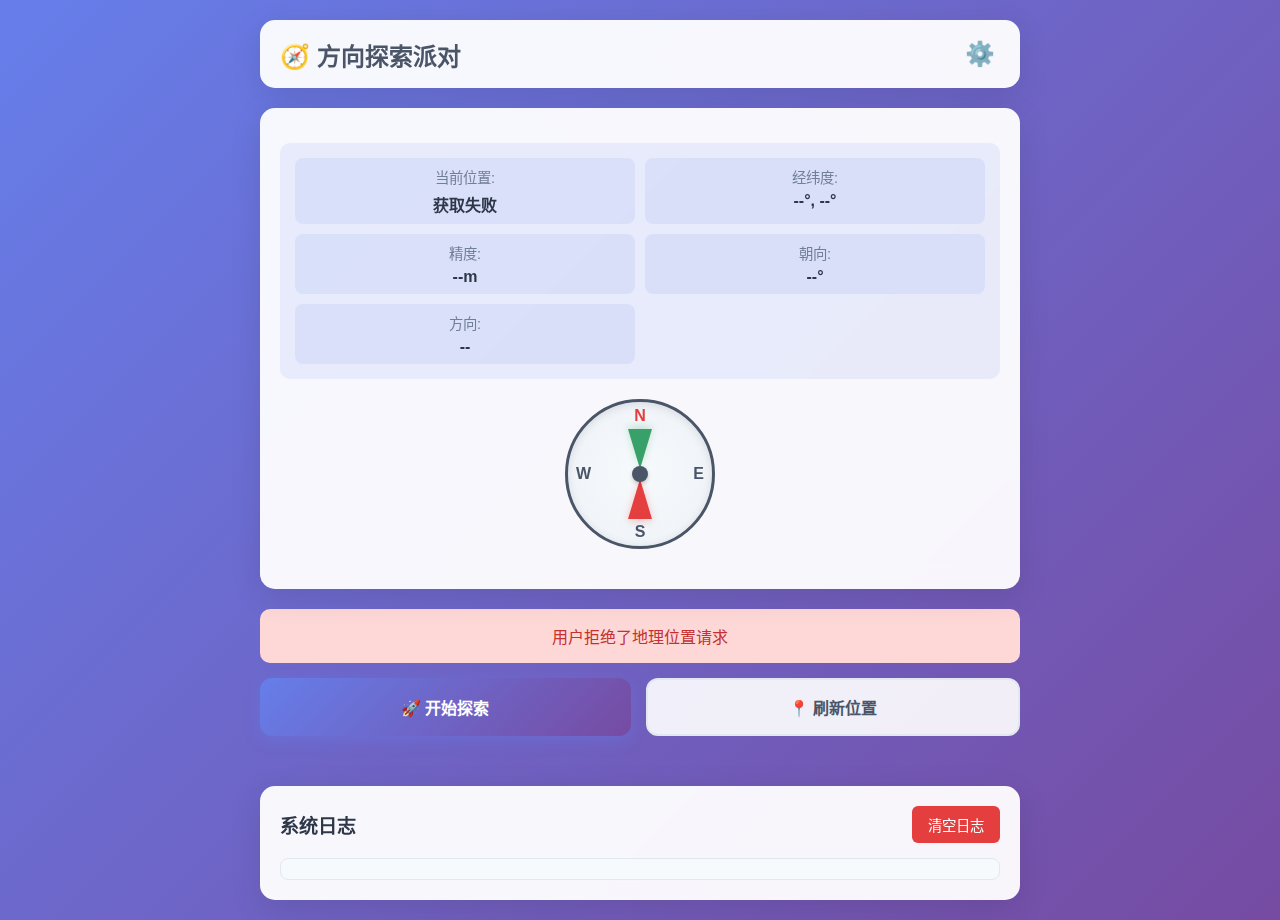
<file: index.html>
<!DOCTYPE html>
<html lang="zh-CN">
<head>
    <meta charset="UTF-8">
    <meta name="viewport" content="width=device-width, initial-scale=1.0">
    <title>方向探索派对智能工具</title>
    <link rel="stylesheet" href="styles.css">
</head>
<body>
    <div class="app-container">
        <!-- 头部导航 -->
        <header class="header">
            <h1>🧭 方向探索派对</h1>
            <button class="settings-btn" onclick="toggleSettings()">⚙️</button>
        </header>

        <!-- 设置面板 -->
        <div class="settings-panel" id="settingsPanel">
            <div class="setting-group">
                <label>目标距离:</label>
                <select id="segmentDistance" onchange="updateSettings()">
                    <option value="5">5km</option>
                    <option value="10" selected>10km</option>
                    <option value="15">15km</option>
                    <option value="20">20km</option>
                </select>
            </div>
            <div class="setting-group">
                <label>模式:</label>
                <select id="timeMode" onchange="updateSettings()">
                    <option value="present" selected>现代模式</option>
                    <option value="past">古代模式</option>
                </select>
            </div>

            <div class="setting-group">
                <label>速度 (km/h):</label>
                <input type="number" id="speed" value="120" min="1" max="1000" onchange="updateSettings()">
            </div>
        </div>

        <!-- 状态显示区 -->
        <div class="status-section">
            <div class="location-info">
                <div class="current-location">
                    <span class="label">当前位置:</span>
                    <span id="currentLocation">获取中...</span>
                </div>
                <div class="coordinates-info">
                    <span class="label">经纬度:</span>
                    <span id="coordinates">--°, --°</span>
                </div>
                <div class="accuracy-info">
                    <span class="label">精度:</span>
                    <span id="accuracy">--m</span>
                </div>
                <div class="compass-info">
                    <span class="label">朝向:</span>
                    <span id="compassDirection">--°</span>
                </div>
                <div class="direction-text">
                    <span class="label">方向:</span>
                    <span id="directionText">--</span>
                </div>
            </div>
            
            <!-- 指南针显示 -->
            <div class="compass-container">
                <div class="compass" id="compass">
                    <div class="compass-needle" id="compassNeedle">
                        <div class="needle-diamond">
                            <div class="needle-north"></div>
                            <div class="needle-south"></div>
                        </div>
                    </div>
                    <div class="compass-center"></div>
                    <div class="compass-directions">
                        <div class="direction north">N</div>
                        <div class="direction east">E</div>
                        <div class="direction south">S</div>
                        <div class="direction west">W</div>
                    </div>
                </div>
            </div>
        </div>

        <!-- 控制按钮 -->
        <div class="controls">
            <button class="explore-btn" id="exploreBtn" onclick="startExploration()">
                🚀 开始探索
            </button>
            <button class="refresh-btn" onclick="refreshLocation()">
                📍 刷新位置
            </button>
        </div>

        <!-- 地点卡片容器 -->
        <div class="places-container" id="placesContainer">
            <!-- 地点卡片将在这里动态生成 -->
        </div>

        <!-- 加载指示器 -->
        <div class="loading" id="loading" style="display: none;">
            <div class="spinner"></div>
            <p>正在计算路径...</p>
        </div>

        <!-- 日志显示区 -->
        <div class="log-section">
            <div class="log-header">
                <h3>系统日志</h3>
                <button class="clear-log-btn" onclick="clearLogs()">清空日志</button>
            </div>
            <div class="log-container" id="logContainer">
                <!-- 日志信息将在这里显示 -->
            </div>
        </div>
    </div>

    <script src="app.js"></script>
</body>
</html>
</file>
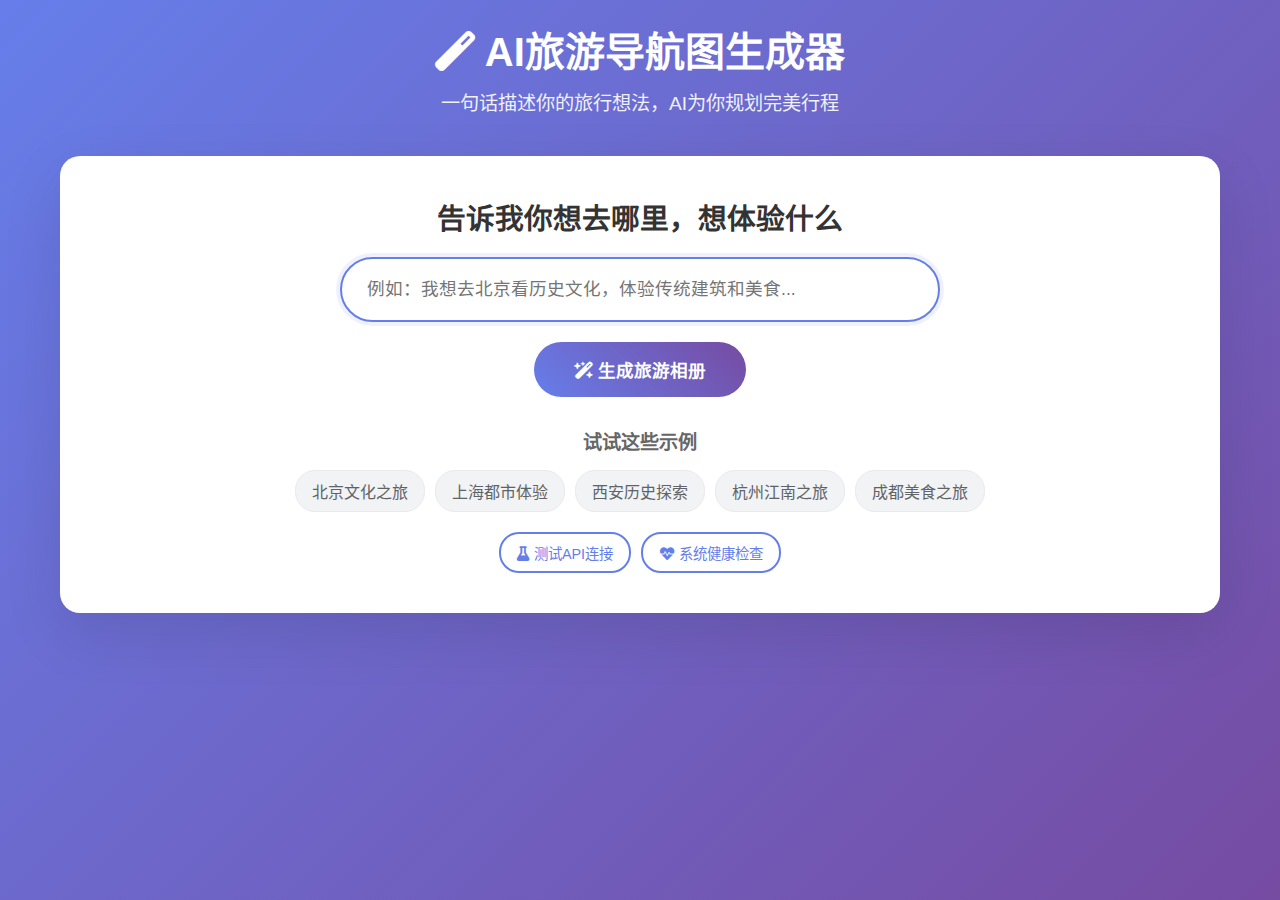
<file: album_generator.html>
<!DOCTYPE html>
<html lang="zh-CN">
<head>
    <meta charset="UTF-8">
    <meta name="viewport" content="width=device-width, initial-scale=1.0">
    <title>一句话生成旅游导航图 - AI智能旅游规划</title>
    <link href="https://cdnjs.cloudflare.com/ajax/libs/font-awesome/6.0.0/css/all.min.css" rel="stylesheet">
    <style>
        * {
            margin: 0;
            padding: 0;
            box-sizing: border-box;
        }

        body {
            font-family: -apple-system, BlinkMacSystemFont, 'Segoe UI', Roboto, 'Helvetica Neue', Arial, sans-serif;
            background: linear-gradient(135deg, #667eea 0%, #764ba2 100%);
            min-height: 100vh;
            color: #333;
        }

        .container {
            max-width: 1200px;
            margin: 0 auto;
            padding: 20px;
        }

        .header {
            text-align: center;
            color: white;
            margin-bottom: 40px;
        }

        .header h1 {
            font-size: 2.5em;
            margin-bottom: 10px;
            font-weight: 700;
        }

        .header p {
            font-size: 1.2em;
            opacity: 0.9;
        }

        .main-card {
            background: white;
            border-radius: 20px;
            box-shadow: 0 20px 60px rgba(0, 0, 0, 0.1);
            overflow: hidden;
            margin-bottom: 30px;
        }

        .input-section {
            padding: 40px;
            text-align: center;
        }

        .input-section h2 {
            font-size: 1.8em;
            margin-bottom: 20px;
            color: #333;
        }

        .input-container {
            position: relative;
            max-width: 600px;
            margin: 0 auto;
        }

        .prompt-input {
            width: 100%;
            padding: 20px 25px;
            font-size: 1.1em;
            border: 2px solid #e1e8ed;
            border-radius: 50px;
            outline: none;
            transition: all 0.3s ease;
            background: #f8f9fa;
        }

        .prompt-input:focus {
            border-color: #667eea;
            background: white;
            box-shadow: 0 0 0 4px rgba(102, 126, 234, 0.1);
        }

        .generate-btn {
            background: linear-gradient(45deg, #667eea, #764ba2);
            color: white;
            border: none;
            padding: 15px 40px;
            font-size: 1.1em;
            border-radius: 50px;
            cursor: pointer;
            margin-top: 20px;
            transition: all 0.3s ease;
            font-weight: 600;
        }

        .generate-btn:hover:not(:disabled) {
            transform: translateY(-2px);
            box-shadow: 0 10px 30px rgba(102, 126, 234, 0.3);
        }

        .generate-btn:disabled {
            opacity: 0.6;
            cursor: not-allowed;
        }

        .loading {
            display: none;
            margin-top: 20px;
        }

        .loading.active {
            display: block;
        }

        .spinner {
            display: inline-block;
            width: 30px;
            height: 30px;
            border: 3px solid #f3f3f3;
            border-top: 3px solid #667eea;
            border-radius: 50%;
            animation: spin 1s linear infinite;
            margin-right: 10px;
        }

        @keyframes spin {
            0% { transform: rotate(0deg); }
            100% { transform: rotate(360deg); }
        }

        .examples {
            margin-top: 30px;
            text-align: left;
        }

        .examples h3 {
            font-size: 1.2em;
            margin-bottom: 15px;
            color: #666;
            text-align: center;
        }

        .example-tags {
            display: flex;
            flex-wrap: wrap;
            gap: 10px;
            justify-content: center;
        }

        .example-tag {
            background: #f1f3f4;
            color: #5f6368;
            padding: 8px 16px;
            border-radius: 20px;
            cursor: pointer;
            transition: all 0.3s ease;
            border: 1px solid #e8eaed;
        }

        .example-tag:hover {
            background: #667eea;
            color: white;
            transform: translateY(-1px);
        }

        .result-section {
            display: none;
            padding: 40px;
            border-top: 1px solid #eee;
        }

        .result-section.active {
            display: block;
        }

        .album-header {
            text-align: center;
            margin-bottom: 30px;
        }

        .album-title {
            font-size: 2em;
            color: #333;
            margin-bottom: 10px;
        }

        .album-description {
            font-size: 1.1em;
            color: #666;
            line-height: 1.6;
        }

        .album-meta {
            display: flex;
            justify-content: center;
            gap: 30px;
            margin-top: 20px;
            flex-wrap: wrap;
        }

        .meta-item {
            display: flex;
            align-items: center;
            gap: 8px;
            color: #666;
        }

        .attractions-grid {
            display: grid;
            grid-template-columns: repeat(auto-fit, minmax(350px, 1fr));
            gap: 25px;
            margin-top: 30px;
        }

        .attraction-card {
            background: white;
            border-radius: 15px;
            overflow: hidden;
            box-shadow: 0 8px 25px rgba(0, 0, 0, 0.1);
            transition: all 0.3s ease;
            border: 1px solid #f0f0f0;
        }

        .attraction-card:hover {
            transform: translateY(-5px);
            box-shadow: 0 15px 40px rgba(0, 0, 0, 0.15);
        }

        .attraction-image {
            width: 100%;
            height: 200px;
            object-fit: cover;
            background: linear-gradient(45deg, #f0f0f0, #e0e0e0);
        }

        .attraction-content {
            padding: 20px;
        }

        .attraction-name {
            font-size: 1.3em;
            font-weight: 600;
            color: #333;
            margin-bottom: 8px;
        }

        .attraction-category {
            display: inline-block;
            background: #667eea;
            color: white;
            padding: 4px 12px;
            border-radius: 15px;
            font-size: 0.9em;
            margin-bottom: 15px;
        }

        .attraction-description {
            color: #666;
            line-height: 1.6;
            margin-bottom: 15px;
            display: -webkit-box;
            -webkit-line-clamp: 3;
            -webkit-box-orient: vertical;
            overflow: hidden;
        }

        .attraction-details {
            border-top: 1px solid #f0f0f0;
            padding-top: 15px;
            margin-top: 15px;
        }

        .detail-row {
            display: flex;
            justify-content: space-between;
            margin-bottom: 8px;
            font-size: 0.9em;
        }

        .detail-label {
            color: #888;
            font-weight: 500;
        }

        .detail-value {
            color: #333;
        }

        .actions {
            display: flex;
            gap: 15px;
            margin-top: 30px;
            justify-content: center;
        }

        .action-btn {
            padding: 12px 25px;
            border: none;
            border-radius: 25px;
            cursor: pointer;
            font-size: 1em;
            font-weight: 500;
            transition: all 0.3s ease;
        }

        .btn-primary {
            background: #667eea;
            color: white;
        }

        .btn-secondary {
            background: white;
            color: #667eea;
            border: 2px solid #667eea;
        }

        .action-btn:hover {
            transform: translateY(-2px);
            box-shadow: 0 8px 20px rgba(0, 0, 0, 0.15);
        }

        .error-message {
            background: #fee;
            color: #c33;
            padding: 15px;
            border-radius: 10px;
            margin-top: 20px;
            border: 1px solid #fcc;
            text-align: center;
        }

        .success-message {
            background: #efe;
            color: #363;
            padding: 15px;
            border-radius: 10px;
            margin-top: 20px;
            border: 1px solid #cfc;
            text-align: center;
        }

        @media (max-width: 768px) {
            .container {
                padding: 10px;
            }

            .header h1 {
                font-size: 2em;
            }

            .input-section {
                padding: 30px 20px;
            }

            .attractions-grid {
                grid-template-columns: 1fr;
            }

            .album-meta {
                flex-direction: column;
                gap: 15px;
            }
        }

        .processing-steps {
            display: none;
            margin-top: 20px;
            text-align: left;
        }

        .processing-steps.active {
            display: block;
        }

        .step {
            display: flex;
            align-items: center;
            margin-bottom: 10px;
            padding: 10px;
            border-radius: 8px;
            transition: all 0.3s ease;
        }

        .step.active {
            background: #f0f4ff;
            color: #667eea;
        }

        .step.completed {
            background: #f0fff4;
            color: #22c55e;
        }

        .step-icon {
            margin-right: 10px;
            width: 20px;
            text-align: center;
        }

        .quick-actions {
            display: flex;
            gap: 10px;
            margin-top: 20px;
            justify-content: center;
            flex-wrap: wrap;
        }

        .quick-btn {
            background: white;
            color: #667eea;
            border: 2px solid #667eea;
            padding: 8px 16px;
            border-radius: 20px;
            cursor: pointer;
            font-size: 0.9em;
            transition: all 0.3s ease;
        }

        .quick-btn:hover {
            background: #667eea;
            color: white;
        }
    </style>
</head>
<body>
    <div class="container">
        <div class="header">
            <h1><i class="fas fa-magic"></i> AI旅游导航图生成器</h1>
            <p>一句话描述你的旅行想法，AI为你规划完美行程</p>
        </div>

        <div class="main-card">
            <div class="input-section">
                <h2>告诉我你想去哪里，想体验什么</h2>
                <div class="input-container">
                    <input 
                        type="text" 
                        class="prompt-input" 
                        id="userPrompt" 
                        placeholder="例如：我想去北京看历史文化，体验传统建筑和美食..."
                        maxlength="200"
                    >
                    <button class="generate-btn" id="generateBtn">
                        <i class="fas fa-wand-magic-sparkles"></i> 生成旅游相册
                    </button>
                    
                    <div class="loading" id="loading">
                        <div class="spinner"></div>
                        <span>AI正在为您规划行程...</span>
                    </div>

                    <div class="processing-steps" id="processingSteps">
                        <div class="step" id="step1">
                            <div class="step-icon"><i class="fas fa-search"></i></div>
                            <span>需求分析师正在分析您的需求...</span>
                        </div>
                        <div class="step" id="step2">
                            <div class="step-icon"><i class="fas fa-map-marked-alt"></i></div>
                            <span>景点搜索专家正在寻找匹配的景点...</span>
                        </div>
                        <div class="step" id="step3">
                            <div class="step-icon"><i class="fas fa-pen-fancy"></i></div>
                            <span>内容创作者正在生成详细介绍...</span>
                        </div>
                        <div class="step" id="step4">
                            <div class="step-icon"><i class="fas fa-images"></i></div>
                            <span>媒体管理员正在获取图片资源...</span>
                        </div>
                        <div class="step" id="step5">
                            <div class="step-icon"><i class="fas fa-book"></i></div>
                            <span>相册组织者正在整理最终相册...</span>
                        </div>
                    </div>
                </div>

                <div class="examples">
                    <h3>试试这些示例</h3>
                    <div class="example-tags">
                        <div class="example-tag" onclick="fillExample('我想去北京体验传统文化，看故宫、长城，品尝老北京美食')">北京文化之旅</div>
                        <div class="example-tag" onclick="fillExample('想去上海感受现代都市魅力，看外滩夜景，逛南京路')">上海都市体验</div>
                        <div class="example-tag" onclick="fillExample('计划去西安探索古代历史，参观兵马俑、大雁塔，体验古城文化')">西安历史探索</div>
                        <div class="example-tag" onclick="fillExample('想去杭州享受江南风情，游西湖、品龙井茶，体验园林美景')">杭州江南之旅</div>
                        <div class="example-tag" onclick="fillExample('去成都品尝美食文化，看大熊猫，体验休闲慢生活')">成都美食之旅</div>
                    </div>
                </div>

                <div class="quick-actions">
                    <button class="quick-btn" onclick="testAPI()">
                        <i class="fas fa-flask"></i> 测试API连接
                    </button>
                    <button class="quick-btn" onclick="checkHealth()">
                        <i class="fas fa-heartbeat"></i> 系统健康检查
                    </button>
                </div>
            </div>

            <div class="result-section" id="resultSection">
                <div class="album-header">
                    <div class="album-title" id="albumTitle"></div>
                    <div class="album-description" id="albumDescription"></div>
                    <div class="album-meta" id="albumMeta"></div>
                </div>

                <div class="attractions-grid" id="attractionsGrid"></div>

                <div class="actions">
                    <button class="action-btn btn-primary" onclick="saveAlbum()">
                        <i class="fas fa-save"></i> 保存相册
                    </button>
                    <button class="action-btn btn-secondary" onclick="shareAlbum()">
                        <i class="fas fa-share"></i> 分享相册
                    </button>
                    <button class="action-btn btn-secondary" onclick="generateNew()">
                        <i class="fas fa-refresh"></i> 重新生成
                    </button>
                </div>
            </div>
        </div>

        <div id="messageArea"></div>
    </div>

    <script>
        let currentAlbum = null;
        let userId = null;

        // 获取API基础URL
        async function getAPIBaseURL() {
            try {
                const response = await fetch('/api/config/environment');
                const config = await response.json();
                return config.success ? config.api_base_url : 'http://localhost:8001';
            } catch (error) {
                console.error('获取API配置失败:', error);
                return 'http://localhost:8001';
            }
        }

        // 填充示例
        function fillExample(text) {
            document.getElementById('userPrompt').value = text;
        }

        // 生成用户ID
        function generateUserId() {
            if (!userId) {
                userId = 'user_' + Math.random().toString(36).substr(2, 9);
            }
            return userId;
        }

        // 显示消息
        function showMessage(message, type = 'info') {
            const messageArea = document.getElementById('messageArea');
            const messageDiv = document.createElement('div');
            messageDiv.className = type === 'error' ? 'error-message' : 'success-message';
            messageDiv.innerHTML = `<i class="fas fa-${type === 'error' ? 'exclamation-circle' : 'check-circle'}"></i> ${message}`;
            
            messageArea.appendChild(messageDiv);
            
            setTimeout(() => {
                messageDiv.remove();
            }, 5000);
        }

        // 模拟处理步骤
        function simulateProcessingSteps() {
            const steps = ['step1', 'step2', 'step3', 'step4', 'step5'];
            let currentStep = 0;

            const interval = setInterval(() => {
                if (currentStep > 0) {
                    document.getElementById(steps[currentStep - 1]).classList.remove('active');
                    document.getElementById(steps[currentStep - 1]).classList.add('completed');
                }
                
                if (currentStep < steps.length) {
                    document.getElementById(steps[currentStep]).classList.add('active');
                    currentStep++;
                } else {
                    clearInterval(interval);
                    // 最后一步完成
                    document.getElementById(steps[steps.length - 1]).classList.remove('active');
                    document.getElementById(steps[steps.length - 1]).classList.add('completed');
                }
            }, 2000);

            return interval;
        }

        // 重置处理步骤
        function resetProcessingSteps() {
            const steps = ['step1', 'step2', 'step3', 'step4', 'step5'];
            steps.forEach(stepId => {
                const step = document.getElementById(stepId);
                step.classList.remove('active', 'completed');
            });
        }

        // 生成相册
        async function generateAlbum() {
            const userPrompt = document.getElementById('userPrompt').value.trim();
            
            if (!userPrompt) {
                showMessage('请输入您的旅行想法', 'error');
                return;
            }

            const generateBtn = document.getElementById('generateBtn');
            const loading = document.getElementById('loading');
            const processingSteps = document.getElementById('processingSteps');
            const resultSection = document.getElementById('resultSection');

            // 显示加载状态
            generateBtn.disabled = true;
            loading.classList.add('active');
            processingSteps.classList.add('active');
            resultSection.classList.remove('active');
            resetProcessingSteps();

            // 开始模拟处理步骤
            const stepInterval = simulateProcessingSteps();

            try {
                const apiBaseURL = await getAPIBaseURL();
                const response = await fetch(`${apiBaseURL}/api/generate-album`, {
                    method: 'POST',
                    headers: {
                        'Content-Type': 'application/json',
                    },
                    body: JSON.stringify({
                        user_prompt: userPrompt,
                        user_id: generateUserId(),
                        language: 'zh-CN'
                    })
                });

                const result = await response.json();

                if (result.success && result.album) {
                    currentAlbum = result.album;
                    displayAlbum(result.album);
                    showMessage('相册生成成功！', 'success');
                } else {
                    throw new Error(result.error || '生成失败');
                }

            } catch (error) {
                console.error('生成相册失败:', error);
                showMessage(`生成失败: ${error.message}`, 'error');
            } finally {
                // 清理加载状态
                clearInterval(stepInterval);
                generateBtn.disabled = false;
                loading.classList.remove('active');
                processingSteps.classList.remove('active');
                
                // 完成所有步骤
                setTimeout(() => {
                    const steps = ['step1', 'step2', 'step3', 'step4', 'step5'];
                    steps.forEach(stepId => {
                        const step = document.getElementById(stepId);
                        step.classList.remove('active');
                        step.classList.add('completed');
                    });
                }, 500);
            }
        }

        // 显示相册
        function displayAlbum(album) {
            const resultSection = document.getElementById('resultSection');
            const albumTitle = document.getElementById('albumTitle');
            const albumDescription = document.getElementById('albumDescription');
            const albumMeta = document.getElementById('albumMeta');
            const attractionsGrid = document.getElementById('attractionsGrid');

            // 显示相册标题和描述
            albumTitle.textContent = album.title || '未命名相册';
            albumDescription.textContent = album.description || '暂无描述';

            // 显示元数据
            const metadata = album.metadata || {};
            albumMeta.innerHTML = `
                <div class="meta-item">
                    <i class="fas fa-map-marker-alt"></i>
                    <span>${metadata.total_attractions || 0} 个景点</span>
                </div>
                <div class="meta-item">
                    <i class="fas fa-clock"></i>
                    <span>${metadata.estimated_duration || '待定'}</span>
                </div>
                <div class="meta-item">
                    <i class="fas fa-star"></i>
                    <span>${metadata.difficulty_level || '轻松'}</span>
                </div>
                <div class="meta-item">
                    <i class="fas fa-wallet"></i>
                    <span>${metadata.budget_estimate || '待估算'}</span>
                </div>
            `;

            // 显示景点列表
            attractionsGrid.innerHTML = '';
            const attractions = album.attractions || [];
            
            attractions.forEach(attraction => {
                const attractionCard = createAttractionCard(attraction);
                attractionsGrid.appendChild(attractionCard);
            });

            // 显示结果区域
            resultSection.classList.add('active');
            resultSection.scrollIntoView({ behavior: 'smooth' });
        }

        // 创建景点卡片
        function createAttractionCard(attraction) {
            const card = document.createElement('div');
            card.className = 'attraction-card';

            const imageUrl = attraction.image || attraction.images?.[0]?.url || 'https://images.unsplash.com/photo-1506905925346-21bda4d32df4?w=400';
            
            card.innerHTML = `
                <img src="${imageUrl}" alt="${attraction.name}" class="attraction-image" 
                     onerror="this.src='https://images.unsplash.com/photo-1506905925346-21bda4d32df4?w=400'">
                <div class="attraction-content">
                    <div class="attraction-name">${attraction.name || '未知景点'}</div>
                    <div class="attraction-category">${attraction.category || '景点'}</div>
                    <div class="attraction-description">
                        ${attraction.detailed_description || attraction.description || '暂无描述'}
                    </div>
                    <div class="attraction-details">
                        <div class="detail-row">
                            <span class="detail-label">开放时间</span>
                            <span class="detail-value">${attraction.opening_hours || '详询景点'}</span>
                        </div>
                        <div class="detail-row">
                            <span class="detail-label">门票价格</span>
                            <span class="detail-value">${attraction.ticket_price || '详询景点'}</span>
                        </div>
                        <div class="detail-row">
                            <span class="detail-label">预订方式</span>
                            <span class="detail-value">${attraction.booking_method || '现场购票'}</span>
                        </div>
                        ${attraction.best_time ? `
                        <div class="detail-row">
                            <span class="detail-label">最佳时间</span>
                            <span class="detail-value">${attraction.best_time}</span>
                        </div>
                        ` : ''}
                    </div>
                </div>
            `;

            return card;
        }

        // 保存相册
        async function saveAlbum() {
            if (!currentAlbum) {
                showMessage('没有可保存的相册', 'error');
                return;
            }

            try {
                const apiBaseURL = await getAPIBaseURL();
                const response = await fetch(`${apiBaseURL}/api/save-album`, {
                    method: 'POST',
                    headers: {
                        'Content-Type': 'application/json',
                    },
                    body: JSON.stringify({
                        album_data: currentAlbum,
                        user_id: generateUserId(),
                        access_level: 'public'
                    })
                });

                const result = await response.json();

                if (result.success) {
                    showMessage('相册保存成功！', 'success');
                } else {
                    throw new Error(result.error || '保存失败');
                }

            } catch (error) {
                console.error('保存相册失败:', error);
                showMessage(`保存失败: ${error.message}`, 'error');
            }
        }

        // 分享相册
        function shareAlbum() {
            if (!currentAlbum) {
                showMessage('没有可分享的相册', 'error');
                return;
            }

            const shareData = {
                title: currentAlbum.title || '我的旅游相册',
                text: currentAlbum.description || '来看看我的AI生成的旅游规划！',
                url: window.location.href
            };

            if (navigator.share) {
                navigator.share(shareData);
            } else {
                // 备用分享方式
                const shareText = `${shareData.title}\n${shareData.text}\n${shareData.url}`;
                navigator.clipboard.writeText(shareText).then(() => {
                    showMessage('分享链接已复制到剪贴板！', 'success');
                });
            }
        }

        // 重新生成
        function generateNew() {
            document.getElementById('userPrompt').value = '';
            document.getElementById('resultSection').classList.remove('active');
            currentAlbum = null;
            document.getElementById('userPrompt').focus();
        }

        // 测试API连接
        async function testAPI() {
            try {
                const apiBaseURL = await getAPIBaseURL();
                const response = await fetch(`${apiBaseURL}/api/health`);
                const result = await response.json();

                if (result.status === 'healthy') {
                    showMessage('API连接正常', 'success');
                } else {
                    showMessage('API连接异常', 'error');
                }
            } catch (error) {
                showMessage('无法连接到API服务', 'error');
            }
        }

        // 系统健康检查
        async function checkHealth() {
            try {
                const apiBaseURL = await getAPIBaseURL();
                const response = await fetch(`${apiBaseURL}/api/camel-health`);
                const result = await response.json();

                if (result.success && result.data.overall === 'healthy') {
                    showMessage('所有系统运行正常', 'success');
                } else {
                    showMessage('部分系统存在问题', 'error');
                }
            } catch (error) {
                showMessage('健康检查失败', 'error');
            }
        }

        // 事件监听
        document.getElementById('generateBtn').addEventListener('click', generateAlbum);
        
        document.getElementById('userPrompt').addEventListener('keypress', function(e) {
            if (e.key === 'Enter') {
                generateAlbum();
            }
        });

        // 页面加载完成后的初始化
        document.addEventListener('DOMContentLoaded', function() {
            document.getElementById('userPrompt').focus();
        });
    </script>
</body>
</html>
</file>
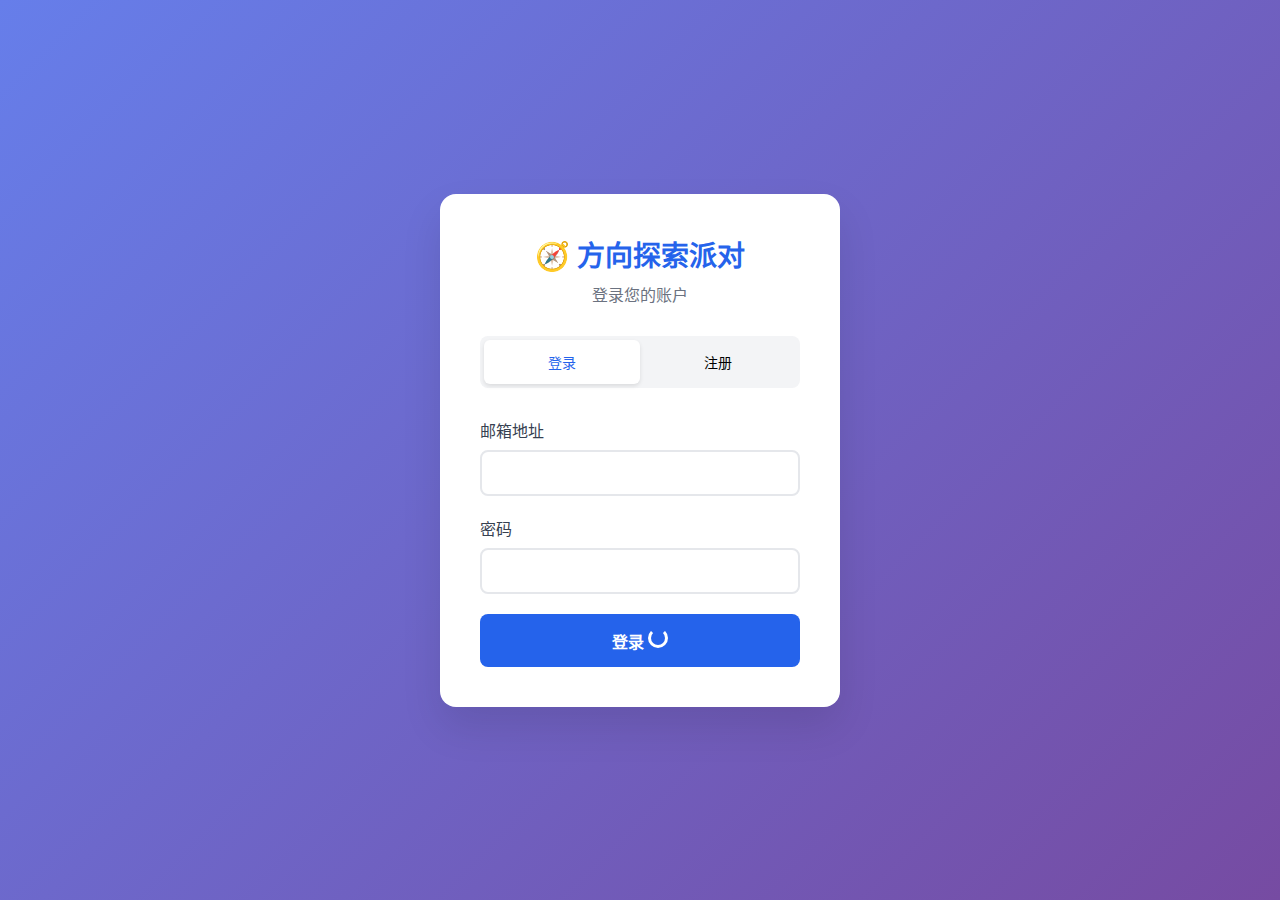
<file: login.html>
<!DOCTYPE html>
<html lang="zh-CN">
<head>
    <meta charset="UTF-8">
    <meta name="viewport" content="width=device-width, initial-scale=1.0">
    <title>登录 - 方向探索派对</title>
    <link rel="icon" type="image/x-icon" href="/favicon.ico">
    <link rel="icon" type="image/svg+xml" href="/favicon.svg">
    <style>
        * {
            margin: 0;
            padding: 0;
            box-sizing: border-box;
        }

        body {
            font-family: -apple-system, BlinkMacSystemFont, 'Segoe UI', Roboto, sans-serif;
            background: linear-gradient(135deg, #667eea 0%, #764ba2 100%);
            min-height: 100vh;
            display: flex;
            align-items: center;
            justify-content: center;
            padding: 20px;
        }

        .login-container {
            background: white;
            border-radius: 16px;
            box-shadow: 0 20px 40px rgba(0, 0, 0, 0.1);
            padding: 40px;
            width: 100%;
            max-width: 400px;
        }

        .login-header {
            text-align: center;
            margin-bottom: 30px;
        }

        .login-header h1 {
            color: #2563eb;
            font-size: 28px;
            margin-bottom: 8px;
        }

        .login-header p {
            color: #6b7280;
            font-size: 16px;
        }

        .tabs {
            display: flex;
            margin-bottom: 30px;
            border-radius: 8px;
            background: #f3f4f6;
            padding: 4px;
        }

        .tab-button {
            flex: 1;
            padding: 12px 16px;
            border: none;
            background: transparent;
            border-radius: 6px;
            cursor: pointer;
            font-size: 14px;
            font-weight: 500;
            transition: all 0.2s ease;
        }

        .tab-button.active {
            background: white;
            color: #2563eb;
            box-shadow: 0 2px 4px rgba(0, 0, 0, 0.1);
        }

        .form-group {
            margin-bottom: 20px;
        }

        .form-group label {
            display: block;
            margin-bottom: 8px;
            color: #374151;
            font-weight: 500;
        }

        .form-group input {
            width: 100%;
            padding: 12px 16px;
            border: 2px solid #e5e7eb;
            border-radius: 8px;
            font-size: 16px;
            transition: border-color 0.2s ease;
        }

        .form-group input:focus {
            outline: none;
            border-color: #2563eb;
        }

        .submit-btn {
            width: 100%;
            padding: 14px;
            background: #2563eb;
            color: white;
            border: none;
            border-radius: 8px;
            font-size: 16px;
            font-weight: 600;
            cursor: pointer;
            transition: background-color 0.2s ease;
        }

        .submit-btn:hover {
            background: #1d4ed8;
        }

        .submit-btn:disabled {
            background: #9ca3af;
            cursor: not-allowed;
        }

        .error-message {
            color: #dc2626;
            font-size: 14px;
            margin-top: 8px;
            display: none;
        }

        .success-message {
            color: #059669;
            font-size: 14px;
            margin-top: 8px;
            display: none;
        }

        .hidden {
            display: none;
        }

        .loading {
            display: inline-block;
            width: 20px;
            height: 20px;
            border: 3px solid #ffffff;
            border-radius: 50%;
            border-top-color: transparent;
            animation: spin 1s ease-in-out infinite;
        }

        @keyframes spin {
            to { transform: rotate(360deg); }
        }
    </style>
</head>
<body>
    <div class="login-container">
        <div class="login-header">
            <h1>🧭 方向探索派对</h1>
            <p>登录您的账户</p>
        </div>

        <div class="tabs">
            <button class="tab-button active" id="login-tab" onclick="switchTab('login')">登录</button>
            <button class="tab-button" id="register-tab" onclick="switchTab('register')">注册</button>
        </div>

        <!-- 登录表单 -->
        <form id="login-form">
            <div class="form-group">
                <label for="login-email">邮箱地址</label>
                <input type="email" id="login-email" required>
            </div>
            <div class="form-group">
                <label for="login-password">密码</label>
                <input type="password" id="login-password" required>
            </div>
            <button type="submit" class="submit-btn" id="login-submit">
                <span id="login-text">登录</span>
                <span id="login-loading" class="loading hidden"></span>
            </button>
            <div class="error-message" id="login-error"></div>
            <div class="success-message" id="login-success"></div>
        </form>

        <!-- 注册表单 -->
        <form id="register-form" class="hidden">
            <div class="form-group">
                <label for="register-username">用户名</label>
                <input type="text" id="register-username" required>
            </div>
            <div class="form-group">
                <label for="register-email">邮箱地址</label>
                <input type="email" id="register-email" required>
            </div>
            <div class="form-group">
                <label for="register-password">密码</label>
                <input type="password" id="register-password" required>
            </div>
            <div class="form-group">
                <label for="register-confirm-password">确认密码</label>
                <input type="password" id="register-confirm-password" required>
            </div>
            <button type="submit" class="submit-btn" id="register-submit">
                <span id="register-text">注册</span>
                <span id="register-loading" class="loading hidden"></span>
            </button>
            <div class="error-message" id="register-error"></div>
            <div class="success-message" id="register-success"></div>
        </form>
    </div>

    <script>
        const API_BASE_URL = window.location.origin.includes('localhost') ? 'http://localhost:8001' : 'https://spot.gitagent.io';
        let currentMode = 'login';

        function switchTab(mode) {
            currentMode = mode;
            
            // 更新标签状态
            document.getElementById('login-tab').classList.toggle('active', mode === 'login');
            document.getElementById('register-tab').classList.toggle('active', mode === 'register');
            
            // 切换表单显示
            document.getElementById('login-form').classList.toggle('hidden', mode !== 'login');
            document.getElementById('register-form').classList.toggle('hidden', mode !== 'register');
            
            // 清除错误信息
            clearMessages();
        }

        function clearMessages() {
            document.querySelectorAll('.error-message, .success-message').forEach(el => {
                el.style.display = 'none';
                el.textContent = '';
            });
        }

        function showError(mode, message) {
            const errorEl = document.getElementById(`${mode}-error`);
            errorEl.textContent = message;
            errorEl.style.display = 'block';
        }

        function showSuccess(mode, message) {
            const successEl = document.getElementById(`${mode}-success`);
            successEl.textContent = message;
            successEl.style.display = 'block';
        }

        function setLoading(mode, loading) {
            const textEl = document.getElementById(`${mode}-text`);
            const loadingEl = document.getElementById(`${mode}-loading`);
            const submitBtn = document.getElementById(`${mode}-submit`);
            
            if (loading) {
                textEl.style.display = 'none';
                loadingEl.classList.remove('hidden');
                submitBtn.disabled = true;
            } else {
                textEl.style.display = 'inline';
                loadingEl.classList.add('hidden');
                submitBtn.disabled = false;
            }
        }

        // 登录处理
        document.getElementById('login-form').addEventListener('submit', async (e) => {
            e.preventDefault();
            clearMessages();
            setLoading('login', true);

            const email = document.getElementById('login-email').value;
            const password = document.getElementById('login-password').value;

            try {
                const response = await fetch(`${API_BASE_URL}/api/auth/login`, {
                    method: 'POST',
                    headers: {
                        'Content-Type': 'application/json',
                    },
                    body: JSON.stringify({ email, password }),
                });

                const data = await response.json();

                if (response.ok) {
                    // 保存token到localStorage
                    localStorage.setItem('access_token', data.access_token);
                    localStorage.setItem('user_id', data.user_id);
                    
                    showSuccess('login', '登录成功！');
                    
                    // 通知父窗口登录成功
                    if (window.opener) {
                        window.opener.postMessage({ type: 'login-success', data }, '*');
                        
                        // 立即关闭窗口
                        setTimeout(() => {
                            window.close();
                        }, 500);
                    } else {
                        // 如果没有父窗口，稍微延迟后关闭
                        setTimeout(() => {
                            window.close();
                        }, 1500);
                    }
                } else {
                    showError('login', data.detail || '登录失败，请重试');
                }
            } catch (error) {
                showError('login', '网络错误，请检查连接');
            } finally {
                setLoading('login', false);
            }
        });

        // 注册处理
        document.getElementById('register-form').addEventListener('submit', async (e) => {
            e.preventDefault();
            clearMessages();
            setLoading('register', true);

            const username = document.getElementById('register-username').value;
            const email = document.getElementById('register-email').value;
            const password = document.getElementById('register-password').value;
            const confirmPassword = document.getElementById('register-confirm-password').value;

            if (password !== confirmPassword) {
                showError('register', '两次输入的密码不一致');
                setLoading('register', false);
                return;
            }

            try {
                const response = await fetch(`${API_BASE_URL}/api/auth/register`, {
                    method: 'POST',
                    headers: {
                        'Content-Type': 'application/json',
                    },
                    body: JSON.stringify({
                        username,
                        email,
                        password,
                        confirm_password: confirmPassword,
                    }),
                });

                const data = await response.json();

                if (response.ok) {
                    showSuccess('register', '注册成功！请登录');
                    // 自动切换到登录标签
                    setTimeout(() => {
                        switchTab('login');
                        document.getElementById('login-email').value = email;
                    }, 1500);
                } else {
                    showError('register', data.detail || '注册失败，请重试');
                }
            } catch (error) {
                showError('register', '网络错误，请检查连接');
            } finally {
                setLoading('register', false);
            }
        });

        // 检查URL参数，自动切换到对应标签
        const urlParams = new URLSearchParams(window.location.search);
        const authMode = urlParams.get('auth');
        if (authMode === 'register') {
            switchTab('register');
        }
    </script>
</body>
</html>
</file>
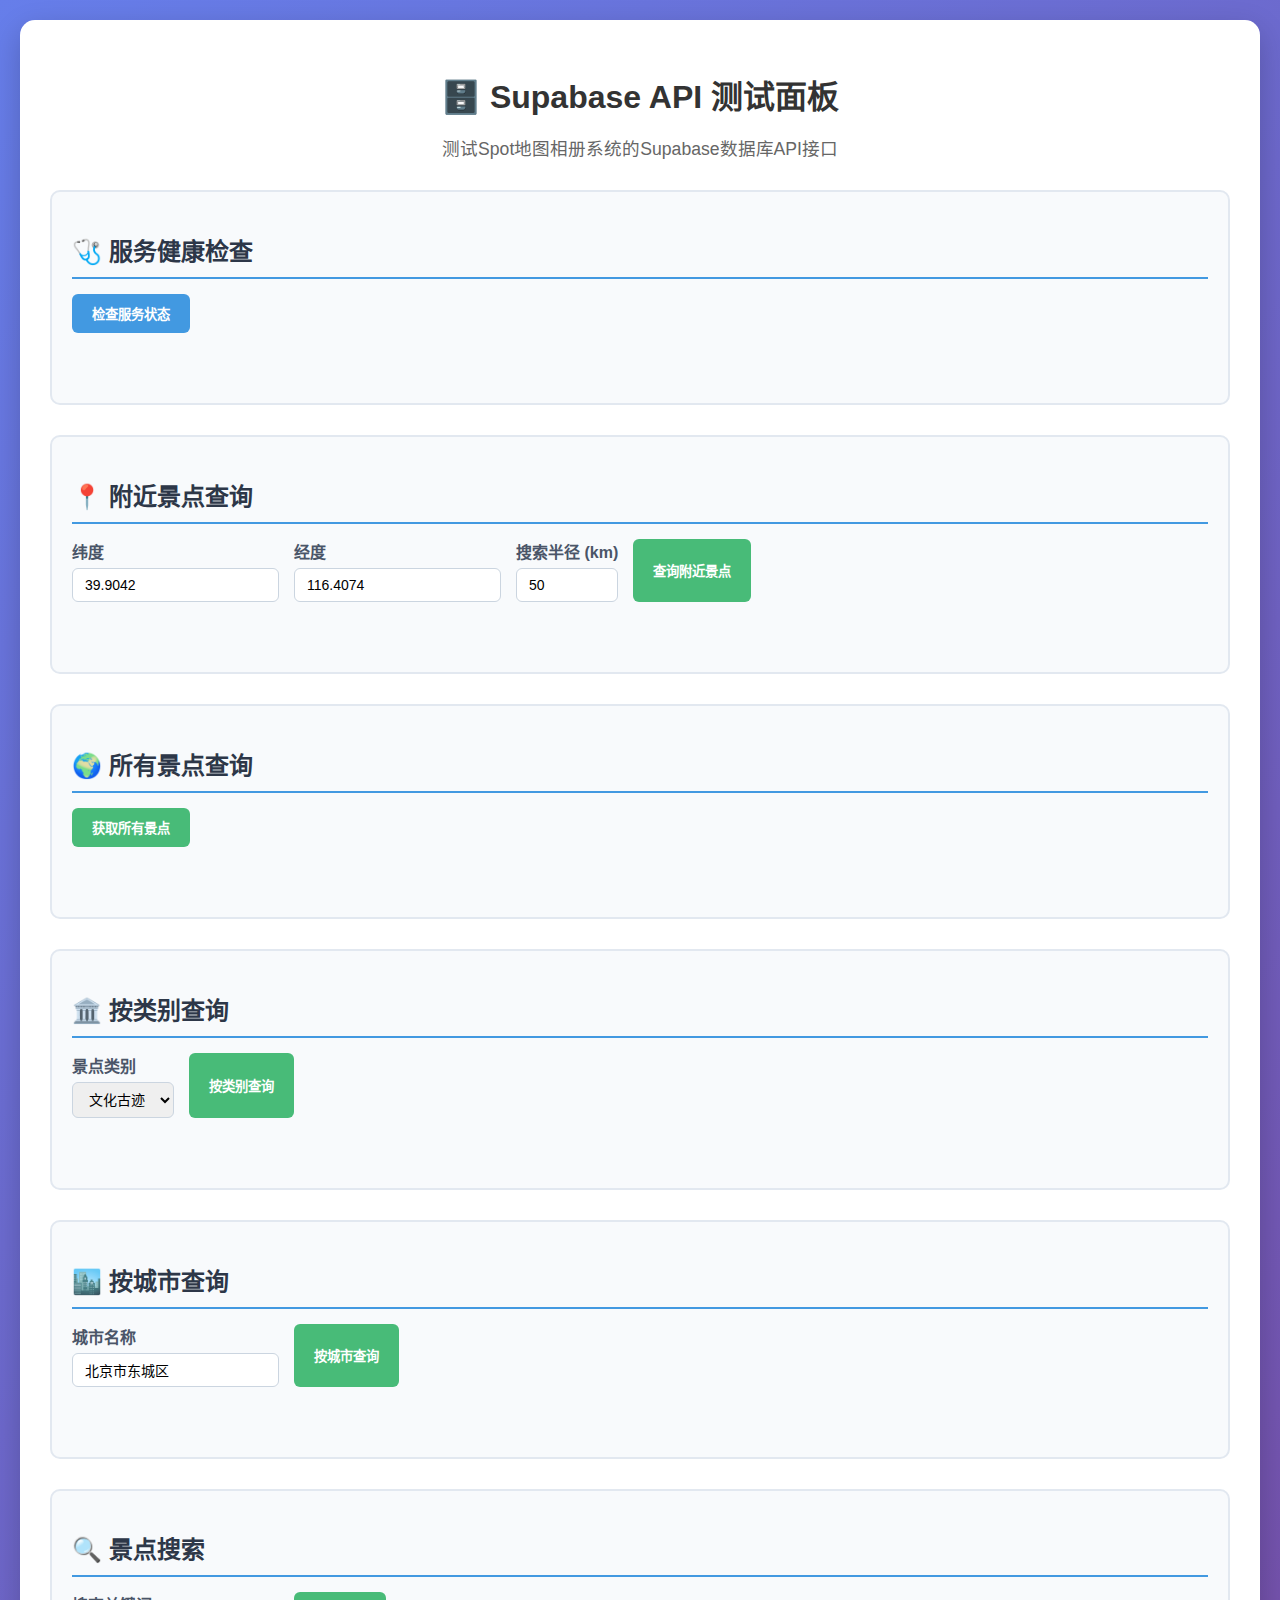
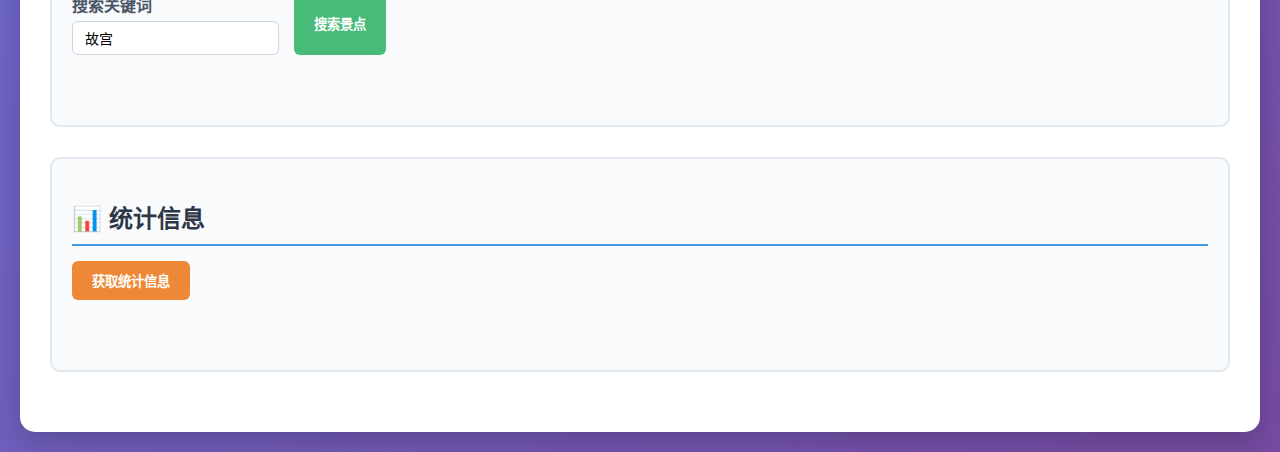
<file: test_supabase_api.html>
<!DOCTYPE html>
<html lang="zh-CN">
<head>
    <meta charset="UTF-8">
    <meta name="viewport" content="width=device-width, initial-scale=1.0">
    <title>Supabase API 测试</title>
    <style>
        body {
            font-family: 'Segoe UI', Tahoma, Geneva, Verdana, sans-serif;
            margin: 0;
            padding: 20px;
            background: linear-gradient(135deg, #667eea 0%, #764ba2 100%);
            min-height: 100vh;
        }
        .container {
            max-width: 1200px;
            margin: 0 auto;
            background: white;
            border-radius: 15px;
            padding: 30px;
            box-shadow: 0 10px 30px rgba(0, 0, 0, 0.2);
        }
        .header {
            text-align: center;
            margin-bottom: 30px;
        }
        .header h1 {
            color: #333;
            margin-bottom: 10px;
        }
        .header p {
            color: #666;
            font-size: 1.1em;
        }
        .test-section {
            margin-bottom: 30px;
            padding: 20px;
            border: 2px solid #e2e8f0;
            border-radius: 10px;
            background: #f8fafc;
        }
        .test-section h2 {
            color: #2d3748;
            margin-bottom: 15px;
            border-bottom: 2px solid #4299e1;
            padding-bottom: 10px;
        }
        .test-controls {
            display: flex;
            gap: 15px;
            margin-bottom: 20px;
            flex-wrap: wrap;
        }
        .input-group {
            display: flex;
            flex-direction: column;
            gap: 5px;
        }
        .input-group label {
            font-weight: 600;
            color: #4a5568;
        }
        .input-group input, .input-group select {
            padding: 8px 12px;
            border: 1px solid #cbd5e0;
            border-radius: 6px;
            font-size: 14px;
        }
        .btn {
            padding: 10px 20px;
            border: none;
            border-radius: 6px;
            cursor: pointer;
            font-weight: 600;
            transition: all 0.3s ease;
        }
        .btn-primary {
            background: #4299e1;
            color: white;
        }
        .btn-primary:hover {
            background: #3182ce;
        }
        .btn-success {
            background: #48bb78;
            color: white;
        }
        .btn-success:hover {
            background: #38a169;
        }
        .btn-warning {
            background: #ed8936;
            color: white;
        }
        .btn-warning:hover {
            background: #dd6b20;
        }
        .results {
            margin-top: 20px;
            padding: 15px;
            border-radius: 8px;
            max-height: 400px;
            overflow-y: auto;
        }
        .results.loading {
            background: #fef5e7;
            border: 1px solid #f6e05e;
            color: #744210;
        }
        .results.success {
            background: #f0fff4;
            border: 1px solid #9ae6b4;
            color: #22543d;
        }
        .results.error {
            background: #fed7d7;
            border: 1px solid #fc8181;
            color: #742a2a;
        }
        .attraction-card {
            background: white;
            border-radius: 8px;
            padding: 15px;
            margin-bottom: 15px;
            box-shadow: 0 2px 4px rgba(0, 0, 0, 0.1);
        }
        .attraction-card h3 {
            margin: 0 0 10px 0;
            color: #2d3748;
        }
        .attraction-card p {
            margin: 5px 0;
            color: #4a5568;
        }
        .attraction-card .meta {
            display: flex;
            gap: 15px;
            font-size: 0.9em;
            color: #718096;
            margin-top: 10px;
        }
        .status-indicator {
            display: inline-block;
            width: 12px;
            height: 12px;
            border-radius: 50%;
            margin-right: 8px;
        }
        .status-indicator.healthy {
            background: #48bb78;
        }
        .status-indicator.error {
            background: #f56565;
        }
        pre {
            background: #2d3748;
            color: #e2e8f0;
            padding: 15px;
            border-radius: 8px;
            overflow-x: auto;
            font-size: 0.9em;
        }
    </style>
</head>
<body>
    <div class="container">
        <div class="header">
            <h1>🗄️ Supabase API 测试面板</h1>
            <p>测试Spot地图相册系统的Supabase数据库API接口</p>
        </div>

        <!-- 健康检查 -->
        <div class="test-section">
            <h2>🩺 服务健康检查</h2>
            <div class="test-controls">
                <button class="btn btn-primary" onclick="testHealthCheck()">检查服务状态</button>
            </div>
            <div id="health-results" class="results"></div>
        </div>

        <!-- 附近景点查询 -->
        <div class="test-section">
            <h2>📍 附近景点查询</h2>
            <div class="test-controls">
                <div class="input-group">
                    <label>纬度</label>
                    <input type="number" id="lat" value="39.9042" step="0.0001" placeholder="纬度">
                </div>
                <div class="input-group">
                    <label>经度</label>
                    <input type="number" id="lng" value="116.4074" step="0.0001" placeholder="经度">
                </div>
                <div class="input-group">
                    <label>搜索半径 (km)</label>
                    <input type="number" id="radius" value="50" min="1" max="1000" placeholder="搜索半径">
                </div>
                <button class="btn btn-success" onclick="testNearbyAttractions()">查询附近景点</button>
            </div>
            <div id="nearby-results" class="results"></div>
        </div>

        <!-- 所有景点查询 -->
        <div class="test-section">
            <h2>🌍 所有景点查询</h2>
            <div class="test-controls">
                <button class="btn btn-success" onclick="testAllAttractions()">获取所有景点</button>
            </div>
            <div id="all-results" class="results"></div>
        </div>

        <!-- 按类别查询 -->
        <div class="test-section">
            <h2>🏛️ 按类别查询</h2>
            <div class="test-controls">
                <div class="input-group">
                    <label>景点类别</label>
                    <select id="category">
                        <option value="文化古迹">文化古迹</option>
                        <option value="自然景观">自然景观</option>
                        <option value="现代建筑">现代建筑</option>
                        <option value="休闲娱乐">休闲娱乐</option>
                        <option value="宗教建筑">宗教建筑</option>
                    </select>
                </div>
                <button class="btn btn-success" onclick="testAttractionsByCategory()">按类别查询</button>
            </div>
            <div id="category-results" class="results"></div>
        </div>

        <!-- 按城市查询 -->
        <div class="test-section">
            <h2>🏙️ 按城市查询</h2>
            <div class="test-controls">
                <div class="input-group">
                    <label>城市名称</label>
                    <input type="text" id="city" value="北京市东城区" placeholder="输入城市名称">
                </div>
                <button class="btn btn-success" onclick="testAttractionsByCity()">按城市查询</button>
            </div>
            <div id="city-results" class="results"></div>
        </div>

        <!-- 搜索功能 -->
        <div class="test-section">
            <h2>🔍 景点搜索</h2>
            <div class="test-controls">
                <div class="input-group">
                    <label>搜索关键词</label>
                    <input type="text" id="search-query" value="故宫" placeholder="输入搜索关键词">
                </div>
                <button class="btn btn-success" onclick="testSearchAttractions()">搜索景点</button>
            </div>
            <div id="search-results" class="results"></div>
        </div>

        <!-- 统计信息 -->
        <div class="test-section">
            <h2>📊 统计信息</h2>
            <div class="test-controls">
                <button class="btn btn-warning" onclick="testStatistics()">获取统计信息</button>
            </div>
            <div id="stats-results" class="results"></div>
        </div>
    </div>

    <script>
        // API基础URL配置
        const API_BASE_URL = window.location.hostname === 'localhost' ? 
            'http://localhost:8001' : 'https://spot.gitagent.io';

        // 通用API调用函数
        async function callAPI(endpoint, options = {}) {
            try {
                const url = `${API_BASE_URL}${endpoint}`;
                console.log(`调用API: ${url}`);
                
                const response = await fetch(url, {
                    headers: {
                        'Content-Type': 'application/json',
                        ...options.headers
                    },
                    ...options
                });

                const data = await response.json();
                
                if (!response.ok) {
                    throw new Error(`HTTP ${response.status}: ${data.detail || response.statusText}`);
                }

                return { success: true, data };
            } catch (error) {
                console.error('API调用失败:', error);
                return { success: false, error: error.message };
            }
        }

        // 显示结果的通用函数
        function showResults(containerId, result, formatter = null) {
            const container = document.getElementById(containerId);
            
            if (result.success) {
                container.className = 'results success';
                if (formatter) {
                    container.innerHTML = formatter(result.data);
                } else {
                    container.innerHTML = `<pre>${JSON.stringify(result.data, null, 2)}</pre>`;
                }
            } else {
                container.className = 'results error';
                container.innerHTML = `<strong>错误:</strong> ${result.error}`;
            }
        }

        // 显示加载状态
        function showLoading(containerId, message = '加载中...') {
            const container = document.getElementById(containerId);
            container.className = 'results loading';
            container.innerHTML = `<strong>${message}</strong>`;
        }

        // 健康检查
        async function testHealthCheck() {
            showLoading('health-results', '检查服务状态...');
            const result = await callAPI('/api/spot/health');
            
            showResults('health-results', result, (data) => {
                const status = data.data?.status || 'unknown';
                const isHealthy = status === 'healthy';
                const indicator = isHealthy ? 
                    '<span class="status-indicator healthy"></span>' : 
                    '<span class="status-indicator error"></span>';
                
                return `
                    <div>
                        <h3>${indicator}服务状态: ${status}</h3>
                        <p><strong>数据库连接:</strong> ${data.data?.database_connected ? '✅ 已连接' : '❌ 未连接'}</p>
                        <p><strong>服务名称:</strong> ${data.data?.service || 'N/A'}</p>
                        <p><strong>版本:</strong> ${data.data?.version || 'N/A'}</p>
                    </div>
                `;
            });
        }

        // 附近景点查询
        async function testNearbyAttractions() {
            const lat = parseFloat(document.getElementById('lat').value);
            const lng = parseFloat(document.getElementById('lng').value);
            const radius = parseFloat(document.getElementById('radius').value);
            
            if (isNaN(lat) || isNaN(lng) || isNaN(radius)) {
                showResults('nearby-results', { success: false, error: '请输入有效的数值' });
                return;
            }
            
            showLoading('nearby-results', '查询附近景点...');
            const result = await callAPI(`/api/spot/attractions/nearby?latitude=${lat}&longitude=${lng}&radius=${radius}`);
            
            showResults('nearby-results', result, formatAttractions);
        }

        // 所有景点查询
        async function testAllAttractions() {
            showLoading('all-results', '获取所有景点...');
            const result = await callAPI('/api/spot/attractions');
            
            showResults('all-results', result, formatAttractions);
        }

        // 按类别查询
        async function testAttractionsByCategory() {
            const category = document.getElementById('category').value;
            
            showLoading('category-results', `查询${category}类景点...`);
            const result = await callAPI(`/api/spot/attractions/category/${encodeURIComponent(category)}`);
            
            showResults('category-results', result, formatAttractions);
        }

        // 按城市查询
        async function testAttractionsByCity() {
            const city = document.getElementById('city').value.trim();
            
            if (!city) {
                showResults('city-results', { success: false, error: '请输入城市名称' });
                return;
            }
            
            showLoading('city-results', `查询${city}的景点...`);
            const result = await callAPI(`/api/spot/attractions/city/${encodeURIComponent(city)}`);
            
            showResults('city-results', result, formatAttractions);
        }

        // 搜索景点
        async function testSearchAttractions() {
            const query = document.getElementById('search-query').value.trim();
            
            if (!query || query.length < 2) {
                showResults('search-results', { success: false, error: '请输入至少2个字符的搜索关键词' });
                return;
            }
            
            showLoading('search-results', `搜索"${query}"...`);
            const result = await callAPI(`/api/spot/attractions/search?query=${encodeURIComponent(query)}`);
            
            showResults('search-results', result, formatAttractions);
        }

        // 获取统计信息
        async function testStatistics() {
            showLoading('stats-results', '获取统计信息...');
            const result = await callAPI('/api/spot/statistics');
            
            showResults('stats-results', result, (data) => {
                const stats = data.data;
                return `
                    <div>
                        <h3>📊 数据库统计</h3>
                        <p><strong>景点总数:</strong> ${stats.total_attractions || 0}</p>
                        <p><strong>相册总数:</strong> ${stats.total_albums || 0}</p>
                        
                        ${stats.attractions_by_category ? `
                            <h4>按类别统计:</h4>
                            <ul>
                                ${Object.entries(stats.attractions_by_category).map(([category, count]) => 
                                    `<li>${category}: ${count}个</li>`
                                ).join('')}
                            </ul>
                        ` : ''}
                        
                        ${stats.attractions_by_country ? `
                            <h4>按国家统计:</h4>
                            <ul>
                                ${Object.entries(stats.attractions_by_country).map(([country, count]) => 
                                    `<li>${country}: ${count}个</li>`
                                ).join('')}
                            </ul>
                        ` : ''}
                    </div>
                `;
            });
        }

        // 格式化景点数据显示
        function formatAttractions(data) {
            const attractions = data.data || [];
            const count = data.count || attractions.length;
            
            if (attractions.length === 0) {
                return '<p>没有找到匹配的景点</p>';
            }
            
            return `
                <div>
                    <h3>找到 ${count} 个景点:</h3>
                    ${attractions.map(attraction => `
                        <div class="attraction-card">
                            <h3>${attraction.name}</h3>
                            <p>${attraction.description || '暂无描述'}</p>
                            <div class="meta">
                                <span>📍 ${attraction.city}, ${attraction.country}</span>
                                <span>🏛️ ${attraction.category}</span>
                                ${attraction.distance ? `<span>📏 ${attraction.distance}km</span>` : ''}
                                <span>🎫 ${attraction.ticket_price || '价格未知'}</span>
                            </div>
                        </div>
                    `).join('')}
                </div>
            `;
        }

        // 页面加载完成后自动执行健康检查
        document.addEventListener('DOMContentLoaded', function() {
            console.log('Supabase API测试页面已加载');
            console.log('API基础URL:', API_BASE_URL);
            
            // 延迟1秒后自动执行健康检查
            setTimeout(testHealthCheck, 1000);
        });
    </script>
</body>
</html>
</file>
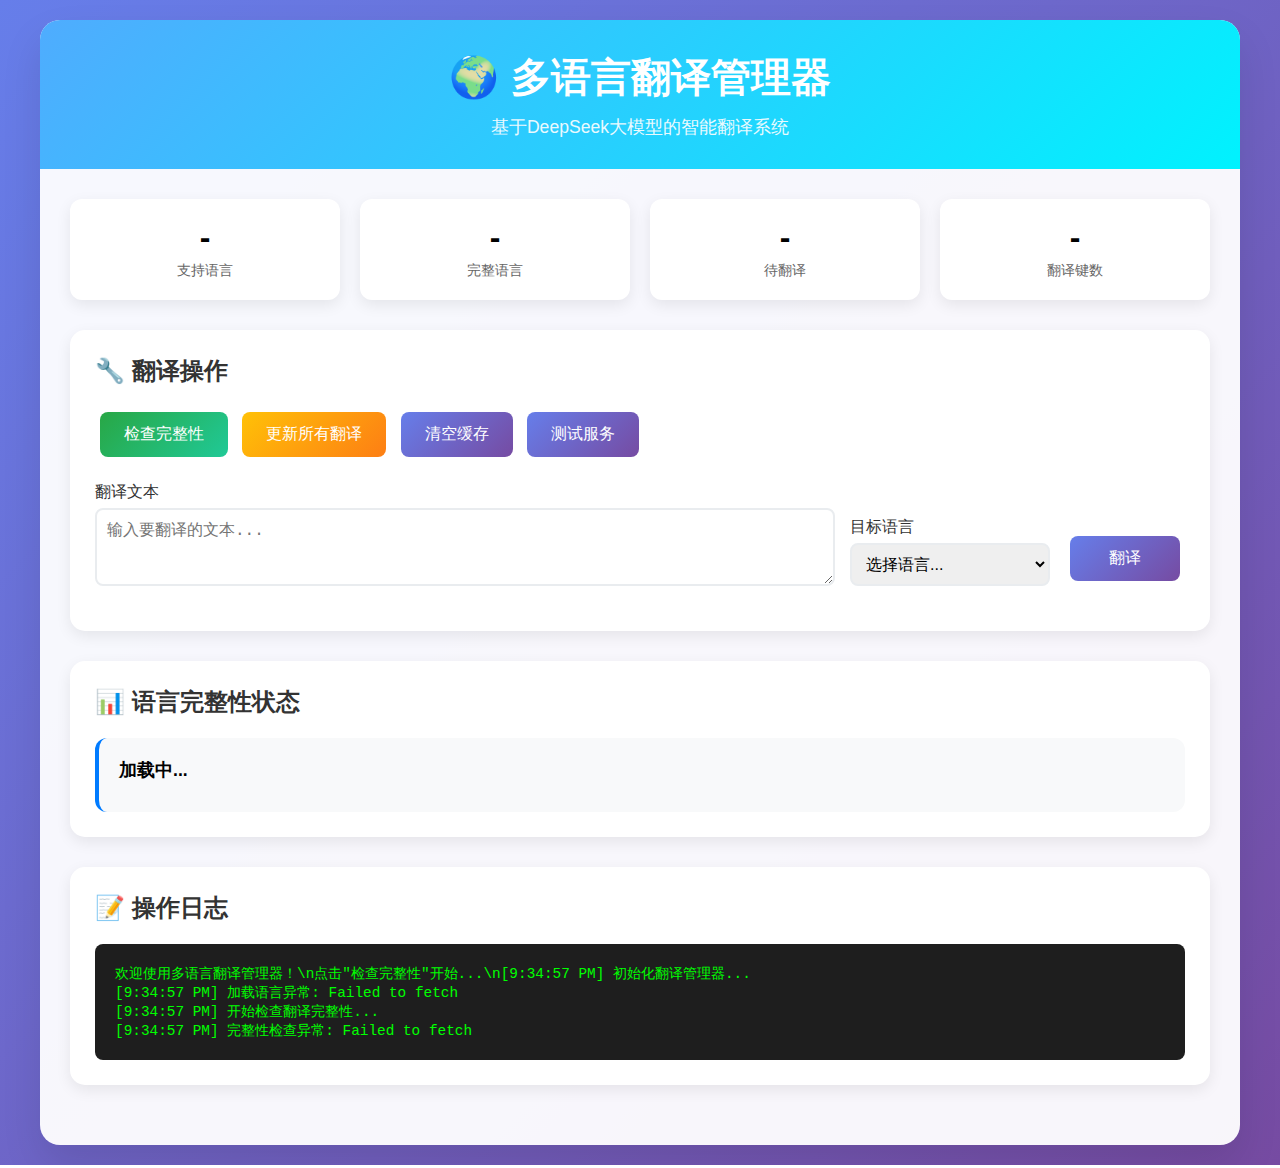
<file: translation-manager.html>
<!DOCTYPE html>
<html lang="zh">
<head>
    <meta charset="UTF-8">
    <meta name="viewport" content="width=device-width, initial-scale=1.0">
    <title>多语言翻译管理器</title>
    <style>
        * {
            margin: 0;
            padding: 0;
            box-sizing: border-box;
        }

        body {
            font-family: -apple-system, BlinkMacSystemFont, 'Segoe UI', 'Roboto', sans-serif;
            background: linear-gradient(135deg, #667eea 0%, #764ba2 100%);
            min-height: 100vh;
            padding: 20px;
        }

        .container {
            max-width: 1200px;
            margin: 0 auto;
            background: rgba(255, 255, 255, 0.95);
            border-radius: 20px;
            box-shadow: 0 20px 40px rgba(0,0,0,0.1);
            overflow: hidden;
        }

        .header {
            background: linear-gradient(135deg, #4facfe 0%, #00f2fe 100%);
            color: white;
            padding: 30px;
            text-align: center;
        }

        .header h1 {
            font-size: 2.5rem;
            margin-bottom: 10px;
            font-weight: 700;
        }

        .header p {
            font-size: 1.1rem;
            opacity: 0.9;
        }

        .main-content {
            padding: 30px;
        }

        .section {
            margin-bottom: 30px;
            background: white;
            border-radius: 15px;
            padding: 25px;
            box-shadow: 0 5px 15px rgba(0,0,0,0.08);
        }

        .section h2 {
            color: #333;
            margin-bottom: 20px;
            font-size: 1.5rem;
            display: flex;
            align-items: center;
            gap: 10px;
        }

        .status-grid {
            display: grid;
            grid-template-columns: repeat(auto-fit, minmax(300px, 1fr));
            gap: 20px;
        }

        .status-card {
            background: #f8f9fa;
            border-radius: 12px;
            padding: 20px;
            border-left: 4px solid #007bff;
            transition: transform 0.2s ease;
        }

        .status-card:hover {
            transform: translateY(-2px);
        }

        .status-card.complete {
            border-left-color: #28a745;
            background: #f8fff9;
        }

        .status-card.incomplete {
            border-left-color: #ffc107;
            background: #fffdf7;
        }

        .status-card.error {
            border-left-color: #dc3545;
            background: #fff8f8;
        }

        .language-info {
            display: flex;
            justify-content: between;
            align-items: center;
            margin-bottom: 10px;
        }

        .language-name {
            font-weight: 600;
            font-size: 1.1rem;
        }

        .language-code {
            background: #e9ecef;
            padding: 2px 8px;
            border-radius: 4px;
            font-size: 0.8rem;
            font-family: monospace;
            margin-left: 10px;
        }

        .progress-bar {
            width: 100%;
            height: 8px;
            background: #e9ecef;
            border-radius: 4px;
            overflow: hidden;
            margin: 10px 0;
        }

        .progress-fill {
            height: 100%;
            background: linear-gradient(90deg, #28a745, #20c997);
            transition: width 0.3s ease;
        }

        .progress-text {
            font-size: 0.9rem;
            color: #666;
        }

        .btn {
            background: linear-gradient(135deg, #667eea 0%, #764ba2 100%);
            color: white;
            border: none;
            padding: 12px 24px;
            border-radius: 8px;
            cursor: pointer;
            font-size: 1rem;
            font-weight: 500;
            transition: all 0.2s ease;
            margin: 5px;
        }

        .btn:hover {
            transform: translateY(-1px);
            box-shadow: 0 5px 15px rgba(0,0,0,0.2);
        }

        .btn:disabled {
            opacity: 0.6;
            cursor: not-allowed;
            transform: none;
        }

        .btn-success {
            background: linear-gradient(135deg, #28a745, #20c997);
        }

        .btn-warning {
            background: linear-gradient(135deg, #ffc107, #fd7e14);
        }

        .btn-danger {
            background: linear-gradient(135deg, #dc3545, #e83e8c);
        }

        .loading {
            display: inline-block;
            width: 20px;
            height: 20px;
            border: 2px solid #f3f3f3;
            border-top: 2px solid #333;
            border-radius: 50%;
            animation: spin 1s linear infinite;
            margin-right: 10px;
        }

        @keyframes spin {
            0% { transform: rotate(0deg); }
            100% { transform: rotate(360deg); }
        }

        .stats-summary {
            display: grid;
            grid-template-columns: repeat(auto-fit, minmax(200px, 1fr));
            gap: 20px;
            margin-bottom: 30px;
        }

        .stat-card {
            background: white;
            padding: 20px;
            border-radius: 12px;
            text-align: center;
            box-shadow: 0 5px 15px rgba(0,0,0,0.08);
        }

        .stat-number {
            font-size: 2rem;
            font-weight: 700;
            margin-bottom: 5px;
        }

        .stat-label {
            color: #666;
            font-size: 0.9rem;
        }

        .log-area {
            background: #1e1e1e;
            color: #00ff00;
            padding: 20px;
            border-radius: 8px;
            font-family: 'Courier New', monospace;
            font-size: 0.9rem;
            max-height: 300px;
            overflow-y: auto;
            white-space: pre-wrap;
        }

        .translation-form {
            display: grid;
            grid-template-columns: 1fr 200px 120px;
            gap: 15px;
            align-items: end;
            margin-bottom: 20px;
        }

        .form-group {
            display: flex;
            flex-direction: column;
        }

        .form-group label {
            margin-bottom: 5px;
            font-weight: 500;
            color: #333;
        }

        .form-group input, .form-group select, .form-group textarea {
            padding: 10px;
            border: 2px solid #e9ecef;
            border-radius: 8px;
            font-size: 1rem;
            transition: border-color 0.2s ease;
        }

        .form-group input:focus, .form-group select:focus, .form-group textarea:focus {
            outline: none;
            border-color: #667eea;
        }

        @media (max-width: 768px) {
            .translation-form {
                grid-template-columns: 1fr;
            }
            
            .stats-summary {
                grid-template-columns: repeat(2, 1fr);
            }
            
            .status-grid {
                grid-template-columns: 1fr;
            }
        }
    </style>
</head>
<body>
    <div class="container">
        <div class="header">
            <h1>🌍 多语言翻译管理器</h1>
            <p>基于DeepSeek大模型的智能翻译系统</p>
        </div>

        <div class="main-content">
            <!-- 统计摘要 -->
            <div class="stats-summary">
                <div class="stat-card">
                    <div class="stat-number" id="totalLanguages">-</div>
                    <div class="stat-label">支持语言</div>
                </div>
                <div class="stat-card">
                    <div class="stat-number" id="completeLanguages">-</div>
                    <div class="stat-label">完整语言</div>
                </div>
                <div class="stat-card">
                    <div class="stat-number" id="incompleteLanguages">-</div>
                    <div class="stat-label">待翻译</div>
                </div>
                <div class="stat-card">
                    <div class="stat-number" id="totalKeys">-</div>
                    <div class="stat-label">翻译键数</div>
                </div>
            </div>

            <!-- 操作区域 -->
            <div class="section">
                <h2>🔧 翻译操作</h2>
                
                <div style="margin-bottom: 20px;">
                    <button class="btn btn-success" onclick="checkCompleteness()">
                        <span id="checkLoading" class="loading" style="display: none;"></span>
                        检查完整性
                    </button>
                    <button class="btn btn-warning" onclick="updateAllTranslations()">
                        <span id="updateLoading" class="loading" style="display: none;"></span>
                        更新所有翻译
                    </button>
                    <button class="btn" onclick="clearCache()">
                        清空缓存
                    </button>
                    <button class="btn" onclick="testTranslationService()">
                        测试服务
                    </button>
                </div>

                <!-- 单个翻译 -->
                <div class="translation-form">
                    <div class="form-group">
                        <label for="singleText">翻译文本</label>
                        <textarea id="singleText" placeholder="输入要翻译的文本..." rows="3"></textarea>
                    </div>
                    <div class="form-group">
                        <label for="targetLang">目标语言</label>
                        <select id="targetLang">
                            <option value="">选择语言...</option>
                        </select>
                    </div>
                    <div class="form-group">
                        <button class="btn" onclick="translateSingle()">
                            <span id="singleLoading" class="loading" style="display: none;"></span>
                            翻译
                        </button>
                    </div>
                </div>

                <div id="translationResult" style="display: none; margin-top: 15px; padding: 15px; background: #f8f9fa; border-radius: 8px;"></div>
            </div>

            <!-- 语言状态 -->
            <div class="section">
                <h2>📊 语言完整性状态</h2>
                <div id="languageStatus" class="status-grid">
                    <div class="status-card">
                        <div class="language-info">
                            <span class="language-name">加载中...</span>
                        </div>
                    </div>
                </div>
            </div>

            <!-- 操作日志 -->
            <div class="section">
                <h2>📝 操作日志</h2>
                <div id="logArea" class="log-area">欢迎使用多语言翻译管理器！\n点击"检查完整性"开始...\n</div>
            </div>
        </div>
    </div>

    <script>
        // API基础URL
        const API_BASE = window.location.origin.includes('localhost') ? 
            'http://localhost:8001' : 
            'https://spot.gitagent.io';

        // 日志函数
        function log(message) {
            const logArea = document.getElementById('logArea');
            const timestamp = new Date().toLocaleTimeString();
            logArea.textContent += `[${timestamp}] ${message}\n`;
            logArea.scrollTop = logArea.scrollHeight;
        }

        // 显示/隐藏加载状态
        function showLoading(elementId, show) {
            const element = document.getElementById(elementId);
            if (element) {
                element.style.display = show ? 'inline-block' : 'none';
            }
        }

        // 初始化页面
        async function init() {
            log('初始化翻译管理器...');
            await loadSupportedLanguages();
            await checkCompleteness();
        }

        // 加载支持的语言
        async function loadSupportedLanguages() {
            try {
                const response = await fetch(`${API_BASE}/api/translation/languages`);
                const result = await response.json();
                
                if (result.success) {
                    const select = document.getElementById('targetLang');
                    select.innerHTML = '<option value="">选择语言...</option>';
                    
                    Object.entries(result.data).forEach(([code, info]) => {
                        if (code !== 'zh') { // 排除源语言
                            const option = document.createElement('option');
                            option.value = code;
                            option.textContent = `${info.native} (${code})`;
                            select.appendChild(option);
                        }
                    });
                    
                    log(`加载了 ${Object.keys(result.data).length} 种支持的语言`);
                } else {
                    log(`加载语言失败: ${result.message}`);
                }
            } catch (error) {
                log(`加载语言异常: ${error.message}`);
            }
        }

        // 检查完整性
        async function checkCompleteness() {
            showLoading('checkLoading', true);
            log('开始检查翻译完整性...');
            
            try {
                const response = await fetch(`${API_BASE}/api/translation/check-completeness`);
                const result = await response.json();
                
                if (result.success) {
                    updateStats(result.data);
                    updateLanguageStatus(result.data.languages);
                    log(`完整性检查完成: ${result.data.complete_languages}/${result.data.total_languages} 完整`);
                } else {
                    log(`完整性检查失败: ${result.message}`);
                }
            } catch (error) {
                log(`完整性检查异常: ${error.message}`);
            } finally {
                showLoading('checkLoading', false);
            }
        }

        // 更新统计信息
        function updateStats(data) {
            document.getElementById('totalLanguages').textContent = data.total_languages;
            document.getElementById('completeLanguages').textContent = data.complete_languages;
            document.getElementById('incompleteLanguages').textContent = data.incomplete_languages;
            document.getElementById('totalKeys').textContent = data.source_keys;
        }

        // 更新语言状态
        function updateLanguageStatus(languages) {
            const container = document.getElementById('languageStatus');
            container.innerHTML = '';
            
            Object.entries(languages).forEach(([code, info]) => {
                const card = document.createElement('div');
                card.className = `status-card ${info.complete ? 'complete' : (info.error ? 'error' : 'incomplete')}`;
                
                card.innerHTML = `
                    <div class="language-info">
                        <span class="language-name">${info.name}</span>
                        <span class="language-code">${code}</span>
                    </div>
                    <div class="progress-bar">
                        <div class="progress-fill" style="width: ${info.completeness}%"></div>
                    </div>
                    <div class="progress-text">
                        ${info.keys}/${languages.zh ? languages.zh.keys : 0} 键 (${info.completeness}%)
                        ${info.missing > 0 ? `- 缺失 ${info.missing} 个` : ''}
                        ${info.error ? `- 错误: ${info.error}` : ''}
                    </div>
                    ${!info.complete && !info.error ? `
                        <button class="btn btn-sm" onclick="translateLanguage('${code}')" style="margin-top: 10px;">
                            <span id="lang_${code}_loading" class="loading" style="display: none;"></span>
                            更新翻译
                        </button>
                    ` : ''}
                `;
                
                container.appendChild(card);
            });
        }

        // 翻译单个语言
        async function translateLanguage(langCode) {
            showLoading(`lang_${langCode}_loading`, true);
            log(`开始翻译 ${langCode}...`);
            
            try {
                const response = await fetch(`${API_BASE}/api/translation/update-i18n`, {
                    method: 'POST',
                    headers: {
                        'Content-Type': 'application/json'
                    },
                    body: JSON.stringify({
                        source_lang: 'zh',
                        target_languages: [langCode]
                    })
                });
                
                const result = await response.json();
                
                if (result.success) {
                    log(`${langCode} 翻译完成: ${result.data.successful}/${result.data.total} 成功`);
                    await checkCompleteness(); // 刷新状态
                } else {
                    log(`${langCode} 翻译失败: ${result.message}`);
                }
            } catch (error) {
                log(`${langCode} 翻译异常: ${error.message}`);
            } finally {
                showLoading(`lang_${langCode}_loading`, false);
            }
        }

        // 更新所有翻译
        async function updateAllTranslations() {
            showLoading('updateLoading', true);
            log('开始更新所有语言翻译...');
            
            try {
                const response = await fetch(`${API_BASE}/api/translation/update-i18n`, {
                    method: 'POST',
                    headers: {
                        'Content-Type': 'application/json'
                    },
                    body: JSON.stringify({
                        source_lang: 'zh'
                    })
                });
                
                const result = await response.json();
                
                if (result.success) {
                    log(`批量翻译完成: ${result.data.successful}/${result.data.total} 成功`);
                    
                    // 显示详细结果
                    Object.entries(result.data.results).forEach(([lang, [success, error]]) => {
                        if (success) {
                            log(`  ✅ ${lang}: 翻译完成`);
                        } else {
                            log(`  ❌ ${lang}: ${error}`);
                        }
                    });
                    
                    await checkCompleteness(); // 刷新状态
                } else {
                    log(`批量翻译失败: ${result.message}`);
                }
            } catch (error) {
                log(`批量翻译异常: ${error.message}`);
            } finally {
                showLoading('updateLoading', false);
            }
        }

        // 单个文本翻译
        async function translateSingle() {
            const text = document.getElementById('singleText').value.trim();
            const targetLang = document.getElementById('targetLang').value;
            
            if (!text) {
                alert('请输入要翻译的文本');
                return;
            }
            
            if (!targetLang) {
                alert('请选择目标语言');
                return;
            }
            
            showLoading('singleLoading', true);
            log(`翻译文本到 ${targetLang}...`);
            
            try {
                const response = await fetch(`${API_BASE}/api/translation/translate`, {
                    method: 'POST',
                    headers: {
                        'Content-Type': 'application/json'
                    },
                    body: JSON.stringify({
                        text: text,
                        target_lang: targetLang,
                        source_lang: 'zh'
                    })
                });
                
                const result = await response.json();
                
                if (result.success) {
                    const resultDiv = document.getElementById('translationResult');
                    resultDiv.innerHTML = `
                        <strong>翻译结果:</strong><br>
                        <div style="margin: 10px 0; padding: 10px; background: white; border-radius: 4px;">
                            ${result.translated_text}
                        </div>
                    `;
                    resultDiv.style.display = 'block';
                    log(`翻译成功: ${text.substring(0, 20)}... -> ${result.translated_text.substring(0, 20)}...`);
                } else {
                    log(`翻译失败: ${result.message}`);
                    document.getElementById('translationResult').style.display = 'none';
                }
            } catch (error) {
                log(`翻译异常: ${error.message}`);
                document.getElementById('translationResult').style.display = 'none';
            } finally {
                showLoading('singleLoading', false);
            }
        }

        // 清空缓存
        async function clearCache() {
            log('清空翻译缓存...');
            
            try {
                const response = await fetch(`${API_BASE}/api/translation/clear-cache`, {
                    method: 'POST'
                });
                
                const result = await response.json();
                
                if (result.success) {
                    log('翻译缓存已清空');
                } else {
                    log(`清空缓存失败: ${result.message}`);
                }
            } catch (error) {
                log(`清空缓存异常: ${error.message}`);
            }
        }

        // 测试翻译服务
        async function testTranslationService() {
            log('测试翻译服务...');
            
            try {
                const response = await fetch(`${API_BASE}/api/translation/health`);
                const result = await response.json();
                
                if (result.success && result.data.status === 'healthy') {
                    log('✅ 翻译服务运行正常');
                } else {
                    log(`❌ 翻译服务异常: ${result.data.message || result.message}`);
                }
            } catch (error) {
                log(`❌ 翻译服务测试失败: ${error.message}`);
            }
        }

        // 页面加载完成后初始化
        document.addEventListener('DOMContentLoaded', init);
    </script>
</body>
</html>
</file>
<file: styles.css>
/* 全局样式 */
* {
    margin: 0;
    padding: 0;
    box-sizing: border-box;
}

body {
    font-family: -apple-system, BlinkMacSystemFont, 'Segoe UI', Roboto, sans-serif;
    background: linear-gradient(135deg, #667eea 0%, #764ba2 100%);
    min-height: 100vh;
    color: #333;
}

.app-container {
    max-width: 800px;
    margin: 0 auto;
    padding: 20px;
}

/* 头部样式 */
.header {
    display: flex;
    justify-content: space-between;
    align-items: center;
    background: rgba(255, 255, 255, 0.95);
    padding: 15px 20px;
    border-radius: 15px;
    margin-bottom: 20px;
    box-shadow: 0 8px 32px rgba(0, 0, 0, 0.1);
    backdrop-filter: blur(10px);
}

.header h1 {
    font-size: 1.5em;
    font-weight: 600;
    color: #4a5568;
}

.settings-btn {
    background: none;
    border: none;
    font-size: 1.5em;
    cursor: pointer;
    padding: 5px;
    border-radius: 8px;
    transition: background-color 0.3s;
}

.settings-btn:hover {
    background-color: rgba(0, 0, 0, 0.1);
}

/* 设置面板 */
.settings-panel {
    background: rgba(255, 255, 255, 0.95);
    border-radius: 15px;
    padding: 20px;
    margin-bottom: 20px;
    box-shadow: 0 8px 32px rgba(0, 0, 0, 0.1);
    backdrop-filter: blur(10px);
    display: none;
    animation: slideDown 0.3s ease-out;
}

.settings-panel.show {
    display: block;
}

@keyframes slideDown {
    from {
        opacity: 0;
        transform: translateY(-10px);
    }
    to {
        opacity: 1;
        transform: translateY(0);
    }
}

.setting-group {
    display: flex;
    justify-content: space-between;
    align-items: center;
    margin-bottom: 15px;
}

/* 漫游功能样式 */
.roaming-section {
    flex-direction: column;
    align-items: stretch;
    background: rgba(102, 126, 234, 0.1);
    border-radius: 12px;
    padding: 15px;
    border: 2px solid rgba(102, 126, 234, 0.2);
}

.roaming-title {
    font-size: 1.1em;
    font-weight: 600;
    color: #4a5568;
    margin-bottom: 12px;
    text-align: center;
}

.roaming-inputs {
    display: flex;
    flex-direction: column;
    gap: 10px;
    margin-bottom: 15px;
}

.input-row {
    display: flex;
    align-items: center;
    gap: 10px;
}

.input-row label {
    min-width: 50px;
    font-weight: 500;
    color: #4a5568;
}

.roaming-input {
    flex: 1;
    padding: 8px 12px;
    border: 2px solid #e2e8f0;
    border-radius: 8px;
    font-size: 14px;
    transition: border-color 0.3s, box-shadow 0.3s;
}

.roaming-input:focus {
    outline: none;
    border-color: #667eea;
    box-shadow: 0 0 0 3px rgba(102, 126, 234, 0.1);
}

.roaming-btn {
    background: linear-gradient(135deg, #667eea 0%, #764ba2 100%);
    color: white;
    border: none;
    padding: 12px 20px;
    border-radius: 10px;
    font-size: 16px;
    font-weight: 600;
    cursor: pointer;
    transition: transform 0.2s, box-shadow 0.3s;
    box-shadow: 0 4px 15px rgba(102, 126, 234, 0.3);
}

.roaming-btn:hover {
    transform: translateY(-2px);
    box-shadow: 0 6px 20px rgba(102, 126, 234, 0.4);
}

.roaming-btn:active {
    transform: translateY(0);
}

.roaming-status {
    display: flex;
    align-items: center;
    justify-content: center;
    gap: 10px;
    padding: 10px;
    background: rgba(255, 255, 255, 0.8);
    border-radius: 8px;
    margin-top: 10px;
    color: #4a5568;
    font-weight: 500;
}

.loading-spinner {
    width: 20px;
    height: 20px;
    border: 2px solid #e2e8f0;
    border-top: 2px solid #667eea;
    border-radius: 50%;
    animation: spin 1s linear infinite;
}

@keyframes spin {
    0% { transform: rotate(0deg); }
    100% { transform: rotate(360deg); }
}

/* 漫游成功卡片样式 */
.roaming-success-card {
    background: rgba(255, 255, 255, 0.95);
    border-radius: 15px;
    padding: 20px;
    margin: 20px 0;
    box-shadow: 0 8px 32px rgba(0, 0, 0, 0.1);
    backdrop-filter: blur(10px);
    border: 2px solid rgba(102, 126, 234, 0.2);
}

.roaming-header h3 {
    color: #667eea;
    margin-bottom: 15px;
    text-align: center;
}

.location-info {
    background: rgba(102, 126, 234, 0.1);
    border-radius: 10px;
    padding: 15px;
    margin: 15px 0;
}

.location-info h4 {
    color: #2d3748;
    margin-bottom: 10px;
    font-size: 1.1em;
}

.location-info .coordinates {
    color: #666;
    font-family: monospace;
    font-size: 0.9em;
    margin: 5px 0;
}

.location-info .location-type {
    color: #4a5568;
    font-size: 0.9em;
    margin: 5px 0;
}

.roaming-header {
    text-align: center;
    margin-bottom: 20px;
    padding-bottom: 15px;
    border-bottom: 2px solid rgba(102, 126, 234, 0.1);
}

.roaming-header h3 {
    color: #4a5568;
    font-size: 1.5em;
    margin-bottom: 8px;
}

.roaming-header p {
    color: #718096;
    font-size: 1.1em;
}

.place-details {
    background: rgba(102, 126, 234, 0.05);
    border-radius: 10px;
    padding: 15px;
    margin: 15px 0;
}

.place-details h4 {
    color: #2d3748;
    margin-bottom: 12px;
    font-size: 1.2em;
    border-bottom: 2px solid rgba(102, 126, 234, 0.3);
    padding-bottom: 8px;
}

.place-details > div {
    margin: 8px 0;
    padding: 5px 0;
    color: #4a5568;
    line-height: 1.4;
}

.place-details .rating {
    color: #d69e2e;
    font-weight: bold;
}

.place-details .address {
    color: #2b6cb0;
}

.place-details .phone {
    color: #38a169;
}

.place-details .website a {
    color: #667eea;
    text-decoration: none;
}

.place-details .website a:hover {
    text-decoration: underline;
}

.place-details .summary {
    background: rgba(102, 126, 234, 0.1);
    border-radius: 8px;
    padding: 10px;
    font-style: italic;
    border-left: 4px solid #667eea;
}

.place-details .types {
    color: #805ad5;
    font-size: 0.9em;
}

.place-details h4 {
    color: #4a5568;
    font-size: 1.3em;
    margin-bottom: 10px;
}

.place-details > div {
    margin: 8px 0;
    color: #718096;
}

.rating {
    font-size: 1.1em;
    font-weight: 600;
}

.website a {
    color: #667eea;
    text-decoration: none;
}

.website a:hover {
    text-decoration: underline;
}

.place-photos {
    margin: 15px 0;
}

.place-photos h5 {
    color: #4a5568;
    margin-bottom: 10px;
    font-size: 1.1em;
}

.photos-grid {
    display: grid;
    grid-template-columns: repeat(auto-fit, minmax(120px, 1fr));
    gap: 10px;
}

.place-photo {
    width: 100%;
    height: 120px;
    object-fit: cover;
    border-radius: 8px;
    cursor: pointer;
    transition: transform 0.3s, box-shadow 0.3s;
    border: 2px solid rgba(102, 126, 234, 0.2);
}

.place-photo:hover {
    transform: scale(1.05);
    box-shadow: 0 4px 15px rgba(102, 126, 234, 0.3);
}

.roaming-actions {
    text-align: center;
    margin-top: 20px;
    padding-top: 15px;
    border-top: 2px solid rgba(102, 126, 234, 0.1);
}

.explore-btn {
    background: linear-gradient(135deg, #667eea 0%, #764ba2 100%);
    color: white;
    border: none;
    padding: 12px 25px;
    border-radius: 10px;
    font-size: 16px;
    font-weight: 600;
    cursor: pointer;
    transition: transform 0.2s, box-shadow 0.3s;
    box-shadow: 0 4px 15px rgba(102, 126, 234, 0.3);
}

.explore-btn:hover {
    transform: translateY(-2px);
    box-shadow: 0 6px 20px rgba(102, 126, 234, 0.4);
}

/* 照片模态框样式 */
.photo-modal {
    position: fixed;
    top: 0;
    left: 0;
    width: 100%;
    height: 100%;
    background: rgba(0, 0, 0, 0.8);
    display: flex;
    justify-content: center;
    align-items: center;
    z-index: 10000;
    animation: fadeIn 0.3s ease-out;
}

.photo-modal-content {
    position: relative;
    max-width: 90%;
    max-height: 90%;
    background: white;
    border-radius: 15px;
    padding: 20px;
    box-shadow: 0 20px 60px rgba(0, 0, 0, 0.3);
}

.photo-modal-close {
    position: absolute;
    top: 10px;
    right: 15px;
    font-size: 30px;
    font-weight: bold;
    color: #999;
    cursor: pointer;
    z-index: 10001;
    width: 40px;
    height: 40px;
    display: flex;
    align-items: center;
    justify-content: center;
    border-radius: 50%;
    background: rgba(255, 255, 255, 0.9);
    transition: background-color 0.3s;
}

.photo-modal-close:hover {
    background: rgba(255, 255, 255, 1);
    color: #333;
}

.photo-modal-image {
    max-width: 100%;
    max-height: 70vh;
    object-fit: contain;
    border-radius: 10px;
}

@keyframes fadeIn {
    from {
        opacity: 0;
    }
    to {
        opacity: 1;
    }
}

.setting-group:last-child {
    margin-bottom: 0;
}

.setting-group label {
    font-weight: 500;
    color: #4a5568;
}

.setting-group select,
.setting-group input {
    padding: 8px 12px;
    border: 2px solid #e2e8f0;
    border-radius: 8px;
    background: white;
    font-size: 14px;
    min-width: 120px;
}

.setting-group select:focus,
.setting-group input:focus {
    outline: none;
    border-color: #667eea;
}

/* 状态显示区 */
.status-section {
    background: rgba(255, 255, 255, 0.95);
    border-radius: 15px;
    padding: 20px;
    margin-bottom: 20px;
    box-shadow: 0 8px 32px rgba(0, 0, 0, 0.1);
    backdrop-filter: blur(10px);
}

.location-info {
    display: grid;
    grid-template-columns: 1fr 1fr;
    gap: 10px;
    margin-bottom: 20px;
}

.current-location,
.coordinates-info,
.accuracy-info,
.compass-info,
.direction-text {
    text-align: center;
    padding: 8px;
    background: rgba(102, 126, 234, 0.1);
    border-radius: 8px;
}

.label {
    display: block;
    font-weight: 500;
    color: #718096;
    margin-bottom: 5px;
    font-size: 0.9em;
}

#currentLocation,
#coordinates,
#accuracy,
#compassDirection,
#directionText {
    font-weight: 600;
    color: #2d3748;
    font-size: 1em;
    display: block;
}

/* 指南针样式 */
.compass-container {
    display: flex;
    justify-content: center;
    margin: 20px 0;
}

.compass {
    width: 150px;
    height: 150px;
    border: 3px solid #4a5568;
    border-radius: 50%;
    position: relative;
    background: radial-gradient(circle, #f7fafc 0%, #edf2f7 100%);
    box-shadow: inset 0 2px 10px rgba(0, 0, 0, 0.1);
    cursor: pointer;
    transition: transform 0.2s ease, box-shadow 0.2s ease, border-color 0.2s ease;
}

.compass:hover {
    transform: scale(1.05);
    box-shadow: inset 0 2px 10px rgba(0, 0, 0, 0.1), 0 4px 20px rgba(102, 126, 234, 0.3);
    border-color: #667eea;
}

.compass-needle {
    position: absolute;
    top: 50%;
    left: 50%;
    width: 100%;
    height: 100%;
    transform-origin: center center;
    transform: translate(-50%, -50%) rotate(0deg);
    transition: transform 0.5s ease-out;
    pointer-events: none;
}

.needle-diamond {
    position: absolute;
    width: 0;
    height: 0;
    left: 50%;
    top: 50%;
    transform: translate(-50%, -50%);
}

/* 指南针中心点 */
.compass-center {
    position: absolute;
    width: 16px;
    height: 16px;
    background: #4a5568;
    border-radius: 50%;
    left: 50%;
    top: 50%;
    transform: translate(-50%, -50%);
    box-shadow: 0 2px 4px rgba(0, 0, 0, 0.2);
    z-index: 10;
}

/* 北向红色菱形 */
.needle-north {
    position: absolute;
    width: 0;
    height: 0;
    border-left: 12px solid transparent;
    border-right: 12px solid transparent;
    border-bottom: 40px solid #e53e3e;
    top: 5px;
    left: 50%;
    transform: translateX(-50%);
    filter: drop-shadow(0 2px 4px rgba(229, 62, 62, 0.3));
}

/* 南向绿色菱形 */
.needle-south {
    position: absolute;
    width: 0;
    height: 0;
    border-left: 12px solid transparent;
    border-right: 12px solid transparent;
    border-top: 40px solid #38a169;
    bottom: 5px;
    left: 50%;
    transform: translateX(-50%);
    filter: drop-shadow(0 -2px 4px rgba(56, 161, 105, 0.3));
}

.compass-directions {
    position: absolute;
    top: 0;
    left: 0;
    width: 100%;
    height: 100%;
}

.direction {
    position: absolute;
    font-weight: bold;
    font-size: 16px;
    color: #4a5568;
}

.direction.north {
    top: 5px;
    left: 50%;
    transform: translateX(-50%);
    color: #e53e3e;
}

.direction.east {
    right: 8px;
    top: 50%;
    transform: translateY(-50%);
}

.direction.south {
    bottom: 5px;
    left: 50%;
    transform: translateX(-50%);
}

.direction.west {
    left: 8px;
    top: 50%;
    transform: translateY(-50%);
}

/* 控制按钮 */
.controls {
    display: flex;
    gap: 15px;
    margin-bottom: 30px;
}

.explore-btn,
.refresh-btn,
.end-journey-btn {
    flex: 1;
    padding: 15px 20px;
    border: none;
    border-radius: 12px;
    font-size: 16px;
    font-weight: 600;
    cursor: pointer;
    transition: all 0.3s ease;
}

.explore-btn {
    background: linear-gradient(135deg, #667eea 0%, #764ba2 100%);
    color: white;
    box-shadow: 0 4px 15px rgba(102, 126, 234, 0.4);
}

.explore-btn:hover {
    transform: translateY(-2px);
    box-shadow: 0 6px 20px rgba(102, 126, 234, 0.6);
}

.explore-btn:disabled {
    opacity: 0.6;
    cursor: not-allowed;
    transform: none;
}

.refresh-btn {
    background: rgba(255, 255, 255, 0.9);
    color: #4a5568;
    border: 2px solid #e2e8f0;
}

.refresh-btn:hover {
    background: white;
    border-color: #cbd5e0;
    transform: translateY(-1px);
}

.end-journey-btn {
    background: linear-gradient(135deg, #FD746C 0%, #FF9068 100%);
    color: white;
    box-shadow: 0 4px 15px rgba(253, 116, 108, 0.4);
}

.end-journey-btn:hover {
    transform: translateY(-2px);
    box-shadow: 0 6px 20px rgba(253, 116, 108, 0.6);
}

/* 历史访问场景 */
.journey-history-section {
    margin: 20px 0;
    background: rgba(255, 255, 255, 0.1);
    backdrop-filter: blur(10px);
    border-radius: 20px;
    padding: 20px;
}

.journey-history-section h3 {
    color: white;
    text-align: center;
    margin-bottom: 15px;
    font-size: 1.5em;
    text-shadow: 0 2px 4px rgba(0, 0, 0, 0.3);
}

.history-places-container {
    display: grid;
    grid-template-columns: repeat(auto-fill, minmax(300px, 1fr));
    gap: 20px;
}

.history-place-card {
    background: rgba(255, 255, 255, 0.95);
    border-radius: 15px;
    overflow: hidden;
    box-shadow: 0 8px 32px rgba(0, 0, 0, 0.1);
    transition: all 0.3s ease;
    opacity: 0.8;
    position: relative;
}

.history-place-card::before {
    content: '✅';
    position: absolute;
    top: 10px;
    right: 10px;
    background: #4CAF50;
    color: white;
    border-radius: 50%;
    width: 30px;
    height: 30px;
    display: flex;
    align-items: center;
    justify-content: center;
    font-size: 14px;
    z-index: 2;
}

.history-place-card:hover {
    transform: translateY(-5px);
    box-shadow: 0 12px 40px rgba(0, 0, 0, 0.2);
    opacity: 1;
}

/* 有锐评的历史场景卡片样式 */
.history-place-card.has-review {
    border: 2px solid rgba(102, 126, 234, 0.3);
    cursor: pointer;
    transition: all 0.3s ease;
}

.history-place-card.has-review:hover {
    border-color: rgba(102, 126, 234, 0.6);
    transform: translateY(-8px);
    box-shadow: 0 15px 50px rgba(102, 126, 234, 0.25);
}

.history-place-card.has-review::after {
    content: '点击查看锐评';
    position: absolute;
    bottom: 10px;
    right: 10px;
    background: linear-gradient(135deg, #667eea 0%, #764ba2 100%);
    color: white;
    padding: 4px 8px;
    border-radius: 12px;
    font-size: 0.7rem;
    opacity: 0;
    transition: opacity 0.3s ease;
    z-index: 3;
}

.history-place-card.has-review:hover::after {
    opacity: 1;
}

/* 无锐评的历史场景卡片 */
.history-place-card.no-review {
    opacity: 0.8;
    position: relative;
}

.history-place-card.no-review::after {
    content: '暂无锐评';
    position: absolute;
    bottom: 10px;
    right: 10px;
    background: rgba(0, 0, 0, 0.1);
    color: #666;
    padding: 4px 8px;
    border-radius: 12px;
    font-size: 0.7rem;
    opacity: 0.7;
}

/* 地点卡片容器 */
.places-container {
    display: grid;
    gap: 20px;
}

.place-card {
    background: rgba(255, 255, 255, 0.95);
    border-radius: 15px;
    overflow: hidden;
    box-shadow: 0 8px 32px rgba(0, 0, 0, 0.1);
    backdrop-filter: blur(10px);
    transition: transform 0.3s ease, box-shadow 0.3s ease;
}

.place-card:hover {
    transform: translateY(-5px);
    box-shadow: 0 12px 40px rgba(0, 0, 0, 0.15);
}

.place-image {
    width: 100%;
    height: 200px;
    object-fit: cover;
}

.place-content {
    padding: 20px;
}

.place-header {
    display: flex;
    justify-content: space-between;
    align-items: flex-start;
    margin-bottom: 10px;
}

.place-name {
    font-size: 1.3em;
    font-weight: 600;
    color: #2d3748;
    margin: 0;
}

.place-distance {
    background: linear-gradient(135deg, #667eea 0%, #764ba2 100%);
    color: white;
    padding: 4px 12px;
    border-radius: 20px;
    font-size: 0.9em;
    font-weight: 500;
}

.place-coordinates {
    color: #718096;
    font-size: 0.9em;
    margin-bottom: 15px;
}

.place-description {
    color: #4a5568;
    line-height: 1.6;
    margin-bottom: 15px;
}

/* 景点详细信息样式 */
.place-details {
    display: grid;
    grid-template-columns: 1fr 1fr;
    gap: 15px;
    background: #f8f9fa;
    padding: 15px;
    border-radius: 8px;
    margin-top: 15px;
    border: 1px solid #e9ecef;
}

.detail-item {
    display: flex;
    flex-direction: column;
}

.detail-label {
    font-weight: bold;
    color: #2c3e50;
    font-size: 0.9em;
    margin-bottom: 5px;
    display: flex;
    align-items: center;
    gap: 5px;
}

.detail-value {
    color: #555;
    font-size: 0.9em;
    line-height: 1.4;
}

.price-highlight {
    color: #e74c3c;
    font-weight: bold;
}

.free-price {
    color: #27ae60;
    font-weight: bold;
}

.place-category {
    display: inline-block;
    background: linear-gradient(135deg, #667eea 0%, #764ba2 100%);
    color: white;
    padding: 4px 10px;
    border-radius: 12px;
    font-size: 0.8em;
    margin-bottom: 10px;
    font-weight: 500;
}

.place-location-info {
    color: #666;
    font-size: 0.9em;
    margin-bottom: 10px;
    display: flex;
    align-items: center;
    gap: 5px;
}

@media (max-width: 768px) {
    .place-details {
        grid-template-columns: 1fr;
        gap: 10px;
    }
}

.place-mode {
    display: inline-block;
    background: rgba(102, 126, 234, 0.1);
    color: #667eea;
    padding: 4px 10px;
    border-radius: 15px;
    font-size: 0.8em;
    font-weight: 500;
}

/* 加载指示器 */
.loading {
    text-align: center;
    padding: 40px 20px;
    background: rgba(255, 255, 255, 0.95);
    border-radius: 15px;
    box-shadow: 0 8px 32px rgba(0, 0, 0, 0.1);
    backdrop-filter: blur(10px);
}

.spinner {
    width: 40px;
    height: 40px;
    border: 4px solid #e2e8f0;
    border-top: 4px solid #667eea;
    border-radius: 50%;
    animation: spin 1s linear infinite;
    margin: 0 auto 15px;
}

@keyframes spin {
    0% { transform: rotate(0deg); }
    100% { transform: rotate(360deg); }
}

.loading p {
    color: #4a5568;
    font-weight: 500;
}

/* 响应式设计 */
@media (max-width: 768px) {
    .app-container {
        padding: 15px;
    }
    
    .header h1 {
        font-size: 1.3em;
    }
    
    .location-info {
        grid-template-columns: 1fr;
        gap: 10px;
    }
    
    .compass {
        width: 120px;
        height: 120px;
    }
    
    .compass-needle {
        height: 100px;
        top: 10px;
    }
    
    .controls {
        flex-direction: column;
    }
}

/* 错误状态 */
.error-message {
    background: #fed7d7;
    color: #c53030;
    padding: 15px;
    border-radius: 10px;
    margin: 15px 0;
    text-align: center;
    font-weight: 500;
}

/* 成功状态 */
.success-message {
    background: #c6f6d5;
    color: #2f855a;
    padding: 15px;
    border-radius: 10px;
    margin: 15px 0;
    text-align: center;
    font-weight: 500;
}

/* 日志显示区 */
.log-section {
    background: rgba(255, 255, 255, 0.95);
    border-radius: 15px;
    padding: 20px;
    margin-top: 20px;
    box-shadow: 0 8px 32px rgba(0, 0, 0, 0.1);
    backdrop-filter: blur(10px);
}

.log-header {
    display: flex;
    justify-content: space-between;
    align-items: center;
    margin-bottom: 15px;
}

.log-header h3 {
    margin: 0;
    color: #2d3748;
    font-size: 1.2em;
}

.clear-log-btn {
    background: #e53e3e;
    color: white;
    border: none;
    padding: 8px 16px;
    border-radius: 6px;
    cursor: pointer;
    font-size: 0.9em;
    transition: background-color 0.3s ease;
}

.clear-log-btn:hover {
    background: #c53030;
}

.log-container {
    max-height: 300px;
    overflow-y: auto;
    border: 1px solid #e2e8f0;
    border-radius: 8px;
    padding: 10px;
    background: #f7fafc;
    font-family: 'Courier New', monospace;
    font-size: 0.85em;
}

.log-entry {
    margin-bottom: 8px;
    padding: 6px 8px;
    border-radius: 4px;
    border-left: 3px solid;
}

.log-entry.info {
    background: #ebf8ff;
    border-left-color: #3182ce;
    color: #2c5282;
}

.log-entry.success {
    background: #f0fff4;
    border-left-color: #38a169;
    color: #276749;
}

.log-entry.warning {
    background: #fffbeb;
    border-left-color: #d69e2e;
    color: #744210;
}

.log-entry.error {
    background: #fed7d7;
    border-left-color: #e53e3e;
    color: #742a2a;
}

.log-timestamp {
    font-weight: bold;
    margin-right: 8px;
}

/* ========== 背包客模式：到达确认界面 ========== */
.arrival-confirmation {
    margin: 24px 0;
    padding: 24px;
    background: linear-gradient(135deg, #667eea 0%, #764ba2 100%);
    color: white;
    border-radius: 16px;
    text-align: center;
    box-shadow: 0 8px 32px rgba(102, 126, 234, 0.3);
}

.arrival-actions h3 {
    margin: 0 0 16px 0;
    font-size: 1.8rem;
    font-weight: 700;
}

.arrival-actions p {
    margin: 0 0 24px 0;
    font-size: 1.1rem;
    opacity: 0.9;
}

.arrival-buttons {
    display: flex;
    gap: 16px;
    justify-content: center;
    flex-wrap: wrap;
}

.arrival-btn, .back-btn, .continue-btn, .end-btn {
    padding: 12px 24px;
    border: none;
    border-radius: 12px;
    font-size: 1rem;
    font-weight: 600;
    cursor: pointer;
    transition: all 0.3s ease;
    min-width: 140px;
}

.arrival-btn {
    background: rgba(255, 255, 255, 0.2);
    color: white;
    border: 2px solid rgba(255, 255, 255, 0.3);
}

.arrival-btn:hover {
    background: rgba(255, 255, 255, 0.3);
    transform: translateY(-2px);
}

.back-btn {
    background: transparent;
    color: white;
    border: 2px solid rgba(255, 255, 255, 0.5);
}

.back-btn:hover {
    background: rgba(255, 255, 255, 0.1);
    transform: translateY(-2px);
}

/* 继续探索界面样式 */
.continue-exploration {
    text-align: center;
}

.continue-exploration h3 {
    color: #2d3748;
    margin-bottom: 16px;
    font-size: 1.8rem;
}

.continue-exploration p {
    color: #4a5568;
    margin-bottom: 24px;
    font-size: 1.1rem;
}

.continue-buttons {
    display: flex;
    gap: 16px;
    justify-content: center;
    flex-wrap: wrap;
}

.continue-btn {
    background: linear-gradient(45deg, #48bb78, #38a169);
    color: white;
    border: none;
}

.continue-btn:hover {
    background: linear-gradient(45deg, #38a169, #2f855a);
    transform: translateY(-2px);
}

.end-btn {
    background: linear-gradient(45deg, #ed8936, #dd6b20);
    color: white;
    border: none;
}

.end-btn:hover {
    background: linear-gradient(45deg, #dd6b20, #c05621);
    transform: translateY(-2px);
}

/* 移动端适配 */
@media (max-width: 768px) {
    .arrival-buttons, .continue-buttons {
        flex-direction: column;
        align-items: center;
    }
    
    .arrival-btn, .back-btn, .continue-btn, .end-btn {
        width: 100%;
        max-width: 280px;
    }
}

/* ========== 场景选择模式样式 ========== */
.selection-mode .place-card {
    position: relative;
    cursor: pointer;
    transition: all 0.3s ease;
}

.scene-selector {
    position: absolute;
    top: 15px;
    right: 15px;
    display: flex;
    gap: 10px;
    align-items: center;
    z-index: 10;
    background: rgba(255, 255, 255, 0.95);
    padding: 10px;
    border-radius: 10px;
    box-shadow: 0 4px 12px rgba(0, 0, 0, 0.1);
}

/* 单选模式：隐藏原生radio button */
.scene-radio {
    display: none;
}

.scene-radio-label {
    cursor: pointer;
    display: flex;
    align-items: center;
    justify-content: center;
    transition: all 0.3s ease;
}

.scene-radio-label:hover .radio-indicator {
    transform: scale(1.2);
}

.radio-indicator {
    font-size: 24px;
    transition: all 0.3s ease;
    display: flex;
    align-items: center;
    justify-content: center;
    width: 32px;
    height: 32px;
    border-radius: 50%;
    background: rgba(255, 255, 255, 0.9);
    box-shadow: 0 2px 8px rgba(0, 0, 0, 0.1);
}

.radio-indicator.selected {
    background: linear-gradient(45deg, #667eea, #764ba2);
    color: white;
    transform: scale(1.1);
    box-shadow: 0 4px 16px rgba(102, 126, 234, 0.4);
}

/* 背包客模式：专注的场景样式 */
.place-card.focused-scene {
    transform: scale(1.05);
    box-shadow: 0 12px 32px rgba(102, 126, 234, 0.2);
    border: 3px solid #667eea;
    background: linear-gradient(135deg, #f5f7ff 0%, #ffffff 100%);
}

.place-card.hidden-scene {
    opacity: 0;
    transform: scale(0.95);
    transition: all 0.3s ease;
}

.reject-btn {
    background: #fff;
    border: 2px solid #e53e3e;
    color: #e53e3e;
    border-radius: 50%;
    width: 35px;
    height: 35px;
    display: flex;
    align-items: center;
    justify-content: center;
    cursor: pointer;
    transition: all 0.3s ease;
    font-size: 18px;
}

.reject-btn:hover {
    background: #e53e3e;
    color: white;
    transform: rotate(90deg);
}

.reject-btn.active {
    background: #38a169;
    border-color: #38a169;
    color: white;
}

.reject-btn.active:hover {
    background: #276749;
    border-color: #276749;
    transform: rotate(-90deg);
}

/* 选中和划掉状态 */
.place-card.selected {
    border: 3px solid #667eea;
    box-shadow: 0 8px 32px rgba(102, 126, 234, 0.3);
}

.place-card.rejected {
    opacity: 0.6;
    position: relative;
}

.place-card.rejected::after {
    content: '';
    position: absolute;
    top: 50%;
    left: 0;
    right: 0;
    height: 3px;
    background: #e53e3e;
    transform: rotate(-5deg);
    pointer-events: none;
}







/* 旅程总结动画 */
@keyframes fadeOut {
    from { opacity: 1; }
    to { opacity: 0; }
}

/* Google街景样式 */
.streetview-modal {
    position: fixed;
    top: 50%;
    left: 50%;
    transform: translate(-50%, -50%);
    background: white;
    border-radius: 20px;
    box-shadow: 0 20px 60px rgba(0, 0, 0, 0.3);
    z-index: 10000;
    max-width: 90vw;
    max-height: 90vh;
    overflow: hidden;
    animation: modalSlideIn 0.3s ease-out;
}

@keyframes modalSlideIn {
    from {
        opacity: 0;
        transform: translate(-50%, -60%);
    }
    to {
        opacity: 1;
        transform: translate(-50%, -50%);
    }
}

.streetview-modal-content {
    display: flex;
    flex-direction: column;
    height: 100%;
    max-height: 80vh;
}

.streetview-header {
    display: flex;
    justify-content: space-between;
    align-items: center;
    padding: 20px 25px;
    border-bottom: 1px solid #e2e8f0;
    background: linear-gradient(135deg, #667eea 0%, #764ba2 100%);
    color: white;
}

.streetview-header h3 {
    margin: 0;
    font-size: 1.5rem;
    font-weight: 600;
}

.close-streetview-btn {
    background: rgba(255, 255, 255, 0.2);
    border: none;
    color: white;
    font-size: 24px;
    width: 40px;
    height: 40px;
    border-radius: 50%;
    cursor: pointer;
    display: flex;
    align-items: center;
    justify-content: center;
    transition: all 0.3s ease;
}

.close-streetview-btn:hover {
    background: rgba(255, 255, 255, 0.3);
    transform: scale(1.1);
}

.streetview-controls {
    display: flex;
    gap: 10px;
    padding: 15px 25px;
    background: #f8fafc;
    border-bottom: 1px solid #e2e8f0;
}

.streetview-control-btn {
    background: white;
    border: 2px solid #e2e8f0;
    color: #4a5568;
    padding: 8px 16px;
    border-radius: 25px;
    font-size: 0.9rem;
    font-weight: 500;
    cursor: pointer;
    transition: all 0.3s ease;
    white-space: nowrap;
}

.streetview-control-btn:hover {
    background: #667eea;
    border-color: #667eea;
    color: white;
    transform: translateY(-2px);
    box-shadow: 0 4px 12px rgba(102, 126, 234, 0.3);
}

.streetview-container {
    flex: 1;
    position: relative;
    min-height: 400px;
    background: #f8fafc;
}

#streetviewContainer {
    width: 100%;
    height: 100%;
    min-height: 400px;
}

.streetview-loading {
    position: absolute;
    top: 50%;
    left: 50%;
    transform: translate(-50%, -50%);
    text-align: center;
    color: #4a5568;
}

.streetview-spinner {
    width: 50px;
    height: 50px;
    border: 4px solid #e2e8f0;
    border-top: 4px solid #667eea;
    border-radius: 50%;
    animation: streetviewSpin 1s linear infinite;
    margin: 0 auto 20px;
}

@keyframes streetviewSpin {
    0% { transform: rotate(0deg); }
    100% { transform: rotate(360deg); }
}

.streetview-error {
    position: absolute;
    top: 50%;
    left: 50%;
    transform: translate(-50%, -50%);
    text-align: center;
    color: #4a5568;
    max-width: 300px;
}

.error-icon {
    font-size: 3rem;
    margin-bottom: 15px;
}

.retry-streetview-btn {
    background: linear-gradient(135deg, #667eea 0%, #764ba2 100%);
    color: white;
    border: none;
    padding: 12px 24px;
    border-radius: 25px;
    font-size: 1rem;
    font-weight: 600;
    cursor: pointer;
    margin-top: 15px;
    transition: all 0.3s ease;
}

.retry-streetview-btn:hover {
    transform: translateY(-2px);
    box-shadow: 0 6px 20px rgba(102, 126, 234, 0.4);
}

.streetview-info {
    display: flex;
    justify-content: space-between;
    padding: 15px 25px;
    background: #f8fafc;
    border-top: 1px solid #e2e8f0;
    font-size: 0.9rem;
    flex-wrap: wrap;
    gap: 10px;
}

.info-label {
    font-weight: 600;
    color: #4a5568;
    margin-right: 8px;
}

.streetview-overlay {
    position: fixed;
    top: 0;
    left: 0;
    width: 100%;
    height: 100%;
    background: rgba(0, 0, 0, 0.7);
    z-index: 9999;
    backdrop-filter: blur(5px);
}

/* 全屏模式 */
.streetview-modal.fullscreen {
    max-width: 100vw;
    max-height: 100vh;
    width: 100vw;
    height: 100vh;
    border-radius: 0;
}

.streetview-modal.fullscreen .streetview-container {
    min-height: calc(100vh - 200px);
}

/* 移动端适配 */
@media (max-width: 768px) {
    .scene-selector {
        top: 10px;
        right: 10px;
        padding: 8px;
    }

    .streetview-modal {
        max-width: 95vw;
        max-height: 95vh;
    }

    .streetview-header {
        padding: 15px 20px;
    }

    .streetview-controls {
        padding: 10px 20px;
        flex-wrap: wrap;
    }

    .streetview-control-btn {
        padding: 6px 12px;
        font-size: 0.8rem;
    }

    .streetview-info {
        padding: 10px 20px;
        font-size: 0.8rem;
        flex-direction: column;
        gap: 8px;
    }

    .streetview-container {
        min-height: 300px;
    }
}

/* 媒体容器样式 */
.place-media {
    position: relative;
    overflow: hidden;
}

.place-image {
    width: 100%;
    height: 200px;
    object-fit: cover;
    cursor: pointer;
    transition: transform 0.3s ease;
}

.place-image:hover {
    transform: scale(1.05);
}

/* 视频覆盖层 */
.video-overlay {
    position: absolute;
    top: 0;
    left: 0;
    right: 0;
    bottom: 0;
    background: rgba(0, 0, 0, 0.6);
    display: flex;
    flex-direction: column;
    justify-content: center;
    align-items: center;
    cursor: pointer;
    opacity: 0;
    transition: opacity 0.3s ease;
}

.place-media:hover .video-overlay {
    opacity: 1;
}

.play-button {
    background: rgba(255, 255, 255, 0.2);
    border-radius: 50%;
    padding: 15px;
    margin-bottom: 10px;
    transition: all 0.3s ease;
}

.play-button:hover {
    background: rgba(255, 255, 255, 0.3);
    transform: scale(1.1);
}

.video-label {
    color: white;
    font-size: 14px;
    font-weight: bold;
    text-shadow: 0 1px 3px rgba(0, 0, 0, 0.5);
}

/* 视频模态框 */
.video-modal {
    position: fixed;
    top: 0;
    left: 0;
    width: 100%;
    height: 100%;
    background: rgba(0, 0, 0, 0.8);
    display: flex;
    justify-content: center;
    align-items: center;
    z-index: 10000;
    animation: fadeIn 0.3s ease;
}

.video-modal-content {
    background: white;
    border-radius: 12px;
    overflow: hidden;
    max-width: 90%;
    max-height: 90%;
    width: 800px;
    box-shadow: 0 20px 60px rgba(0, 0, 0, 0.3);
}

.video-modal-header {
    padding: 20px;
    background: linear-gradient(135deg, #667eea 0%, #764ba2 100%);
    color: white;
    display: flex;
    justify-content: space-between;
    align-items: center;
}

.video-modal-header h3 {
    margin: 0;
    font-size: 18px;
}

.close-btn {
    background: none;
    border: none;
    color: white;
    font-size: 24px;
    cursor: pointer;
    padding: 5px;
    border-radius: 50%;
    width: 35px;
    height: 35px;
    display: flex;
    align-items: center;
    justify-content: center;
    transition: background 0.3s ease;
}

.close-btn:hover {
    background: rgba(255, 255, 255, 0.2);
}

.video-container {
    position: relative;
    width: 100%;
    height: 450px;
}

.video-container iframe {
    width: 100%;
    height: 100%;
}

/* 图片模态框 */
.image-modal {
    position: fixed;
    top: 0;
    left: 0;
    width: 100%;
    height: 100%;
    background: rgba(0, 0, 0, 0.8);
    display: flex;
    justify-content: center;
    align-items: center;
    z-index: 10000;
    animation: fadeIn 0.3s ease;
}

.image-modal-content {
    background: white;
    border-radius: 12px;
    overflow: hidden;
    max-width: 90%;
    max-height: 90%;
    box-shadow: 0 20px 60px rgba(0, 0, 0, 0.3);
}

.image-modal-header {
    padding: 15px 20px;
    background: linear-gradient(135deg, #667eea 0%, #764ba2 100%);
    color: white;
    display: flex;
    justify-content: space-between;
    align-items: center;
}

.image-modal-header h3 {
    margin: 0;
    font-size: 16px;
}

.modal-image {
    display: block;
    max-width: 100%;
    max-height: 70vh;
    object-fit: contain;
}

@keyframes fadeIn {
    from {
        opacity: 0;
        transform: scale(0.9);
    }
    to {
        opacity: 1;
        transform: scale(1);
    }
}

/* 移动端视频和图片模态框优化 */
@media (max-width: 768px) {
    .video-modal-content {
        width: 95%;
        max-height: 80%;
    }
    
    .video-container {
        height: 250px;
    }
    
    .image-modal-content {
        width: 95%;
        max-height: 80%;
    }
    
    .video-modal-header,
    .image-modal-header {
        padding: 10px 15px;
    }
    
    .video-modal-header h3,
    .image-modal-header h3 {
        font-size: 14px;
    }
}

/* 景点信息卡片样式 */
.place-info-summary {
    margin-bottom: 20px;
}

.place-info-card {
    background: linear-gradient(135deg, #f5f7fa 0%, #c3cfe2 100%);
    border-radius: 12px;
    padding: 20px;
    border-left: 4px solid #667eea;
}

.place-info-card h4 {
    margin: 0 0 12px 0;
    color: #2d3748;
    font-size: 18px;
    font-weight: 600;
}

.place-info-card p {
    margin: 8px 0;
    font-size: 14px;
    line-height: 1.5;
}

.info-category {
    color: #667eea;
    font-weight: 500;
}

.info-location {
    color: #4a5568;
    font-weight: 500;
}

.info-description {
    color: #718096;
    font-style: italic;
}

.prompt-hint {
    font-size: 12px !important;
    color: #999 !important;
    margin-top: 8px !important;
    font-style: italic;
}

/* 照片上传模态框样式 */
.photo-upload-modal {
    position: fixed;
    top: 0;
    left: 0;
    width: 100%;
    height: 100%;
    background: rgba(0, 0, 0, 0.7);
    display: flex;
    justify-content: center;
    align-items: center;
    z-index: 10000;
    opacity: 0;
    visibility: hidden;
    transition: all 0.3s ease;
}

.photo-upload-modal.show {
    opacity: 1;
    visibility: visible;
}

.photo-upload-content {
    background: white;
    border-radius: 15px;
    width: 90%;
    max-width: 600px;
    max-height: 90vh;
    overflow-y: auto;
    box-shadow: 0 20px 40px rgba(0, 0, 0, 0.3);
    transform: scale(0.9);
    transition: transform 0.3s ease;
}

.photo-upload-modal.show .photo-upload-content {
    transform: scale(1);
}

.photo-upload-header {
    display: flex;
    justify-content: space-between;
    align-items: center;
    padding: 20px 25px;
    border-bottom: 1px solid #eee;
    background: linear-gradient(135deg, #667eea 0%, #764ba2 100%);
    color: white;
    border-radius: 15px 15px 0 0;
}

.photo-upload-header h3 {
    margin: 0;
    font-size: 18px;
    font-weight: 600;
}

.photo-upload-header .close-btn {
    background: none;
    border: none;
    color: white;
    font-size: 24px;
    cursor: pointer;
    padding: 0;
    width: 30px;
    height: 30px;
    display: flex;
    align-items: center;
    justify-content: center;
    border-radius: 50%;
    transition: background-color 0.2s ease;
}

.photo-upload-header .close-btn:hover {
    background-color: rgba(255, 255, 255, 0.2);
}

.photo-upload-body {
    padding: 25px;
}

/* 上传区域 */
.upload-section {
    margin-bottom: 25px;
}

.upload-area {
    border: 2px dashed #ddd;
    border-radius: 12px;
    padding: 40px 20px;
    text-align: center;
    cursor: pointer;
    transition: all 0.3s ease;
    background: #f9f9f9;
}

.upload-area:hover {
    border-color: #667eea;
    background: #f0f4ff;
}

.upload-area.drag-over {
    border-color: #667eea;
    background: #e8f0ff;
    transform: scale(1.02);
}

.upload-placeholder {
    color: #666;
}

.upload-icon {
    font-size: 48px;
    margin-bottom: 15px;
    opacity: 0.7;
}

.upload-area p {
    margin: 8px 0;
    font-size: 16px;
}

.upload-hint {
    font-size: 14px !important;
    color: #999 !important;
}

/* 照片预览 */
.photo-preview {
    text-align: center;
}

.photo-preview img {
    max-width: 100%;
    max-height: 300px;
    border-radius: 12px;
    box-shadow: 0 4px 15px rgba(0, 0, 0, 0.1);
    margin-bottom: 15px;
}

.change-photo-btn {
    background: #6c757d;
    color: white;
    border: none;
    padding: 8px 16px;
    border-radius: 6px;
    cursor: pointer;
    font-size: 14px;
    transition: background-color 0.2s ease;
}

.change-photo-btn:hover {
    background: #5a6268;
}

/* 提示词区域 */
.prompt-section {
    margin-bottom: 25px;
}

.prompt-section label {
    display: block;
    margin-bottom: 8px;
    font-weight: 600;
    color: #333;
}

.prompt-section textarea {
    width: 100%;
    padding: 12px;
    border: 2px solid #ddd;
    border-radius: 8px;
    font-family: inherit;
    font-size: 14px;
    resize: vertical;
    transition: border-color 0.2s ease;
    box-sizing: border-box;
}

.prompt-section textarea:focus {
    outline: none;
    border-color: #667eea;
}

/* 生成区域 */
.generate-section {
    margin-bottom: 25px;
    text-align: center;
}

.generate-btn {
    background: linear-gradient(135deg, #667eea 0%, #764ba2 100%);
    color: white;
    border: none;
    padding: 15px 30px;
    border-radius: 25px;
    font-size: 16px;
    font-weight: 600;
    cursor: pointer;
    transition: all 0.3s ease;
    box-shadow: 0 4px 15px rgba(102, 126, 234, 0.3);
}

.generate-btn:hover:not(:disabled) {
    transform: translateY(-2px);
    box-shadow: 0 6px 20px rgba(102, 126, 234, 0.4);
}

.generate-btn:disabled {
    opacity: 0.6;
    cursor: not-allowed;
    transform: none;
    box-shadow: none;
}

/* 加载指示器 */
.loading-indicator {
    text-align: center;
    margin-top: 20px;
}

.spinner {
    width: 40px;
    height: 40px;
    border: 4px solid #f3f3f3;
    border-top: 4px solid #667eea;
    border-radius: 50%;
    animation: spin 1s linear infinite;
    margin: 0 auto 15px;
}

@keyframes spin {
    0% { transform: rotate(0deg); }
    100% { transform: rotate(360deg); }
}

.loading-indicator p {
    color: #666;
    font-size: 14px;
    margin: 0;
}

/* 结果区域 */
.result-section {
    border-top: 1px solid #eee;
    padding-top: 25px;
}

.result-section h4 {
    margin: 0 0 20px 0;
    color: #333;
    font-size: 16px;
}

.result-image-container {
    text-align: center;
}

.result-image-container img {
    max-width: 100%;
    max-height: 400px;
    border-radius: 12px;
    box-shadow: 0 4px 20px rgba(0, 0, 0, 0.15);
    margin-bottom: 20px;
}

.result-actions {
    display: flex;
    gap: 15px;
    justify-content: center;
    flex-wrap: wrap;
}

.download-btn, .regenerate-btn {
    padding: 10px 20px;
    border: none;
    border-radius: 8px;
    font-size: 14px;
    font-weight: 600;
    cursor: pointer;
    transition: all 0.2s ease;
}

.download-btn {
    background: #28a745;
    color: white;
}

.download-btn:hover {
    background: #218838;
    transform: translateY(-1px);
}

.regenerate-btn {
    background: #ffc107;
    color: #212529;
}

.regenerate-btn:hover {
    background: #e0a800;
    transform: translateY(-1px);
}

/* 响应式设计 */
@media (max-width: 768px) {
    .photo-upload-content {
        width: 95%;
        margin: 20px;
        max-height: calc(100vh - 40px);
    }
    
    .photo-upload-header {
        padding: 15px 20px;
    }
    
    .photo-upload-header h3 {
        font-size: 16px;
    }
    
    .photo-upload-body {
        padding: 20px;
    }
    
    .upload-area {
        padding: 30px 15px;
    }
    
    .upload-icon {
        font-size: 36px;
    }
    
    .generate-btn {
        padding: 12px 25px;
        font-size: 14px;
    }
    
    .result-actions {
        flex-direction: column;
        align-items: center;
    }
    
    .download-btn, .regenerate-btn {
        width: 200px;
    }
}
</file>
